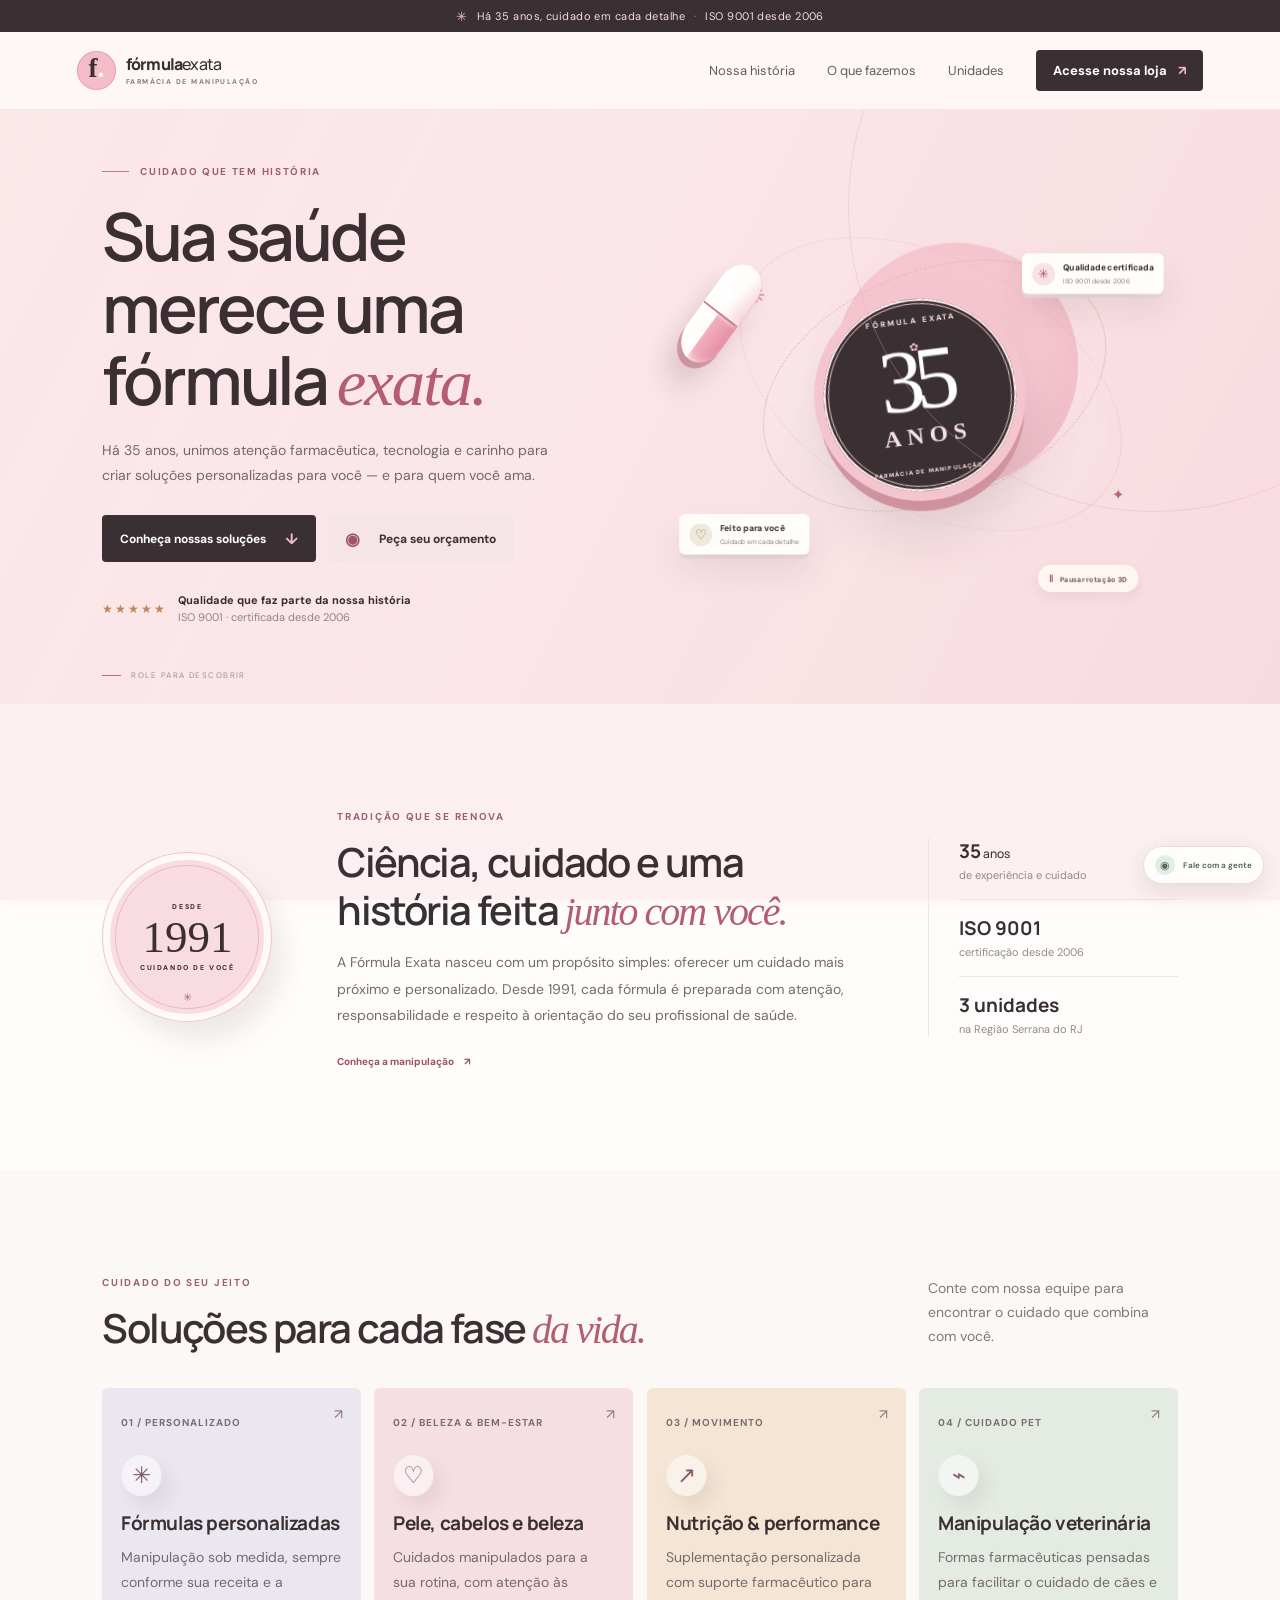
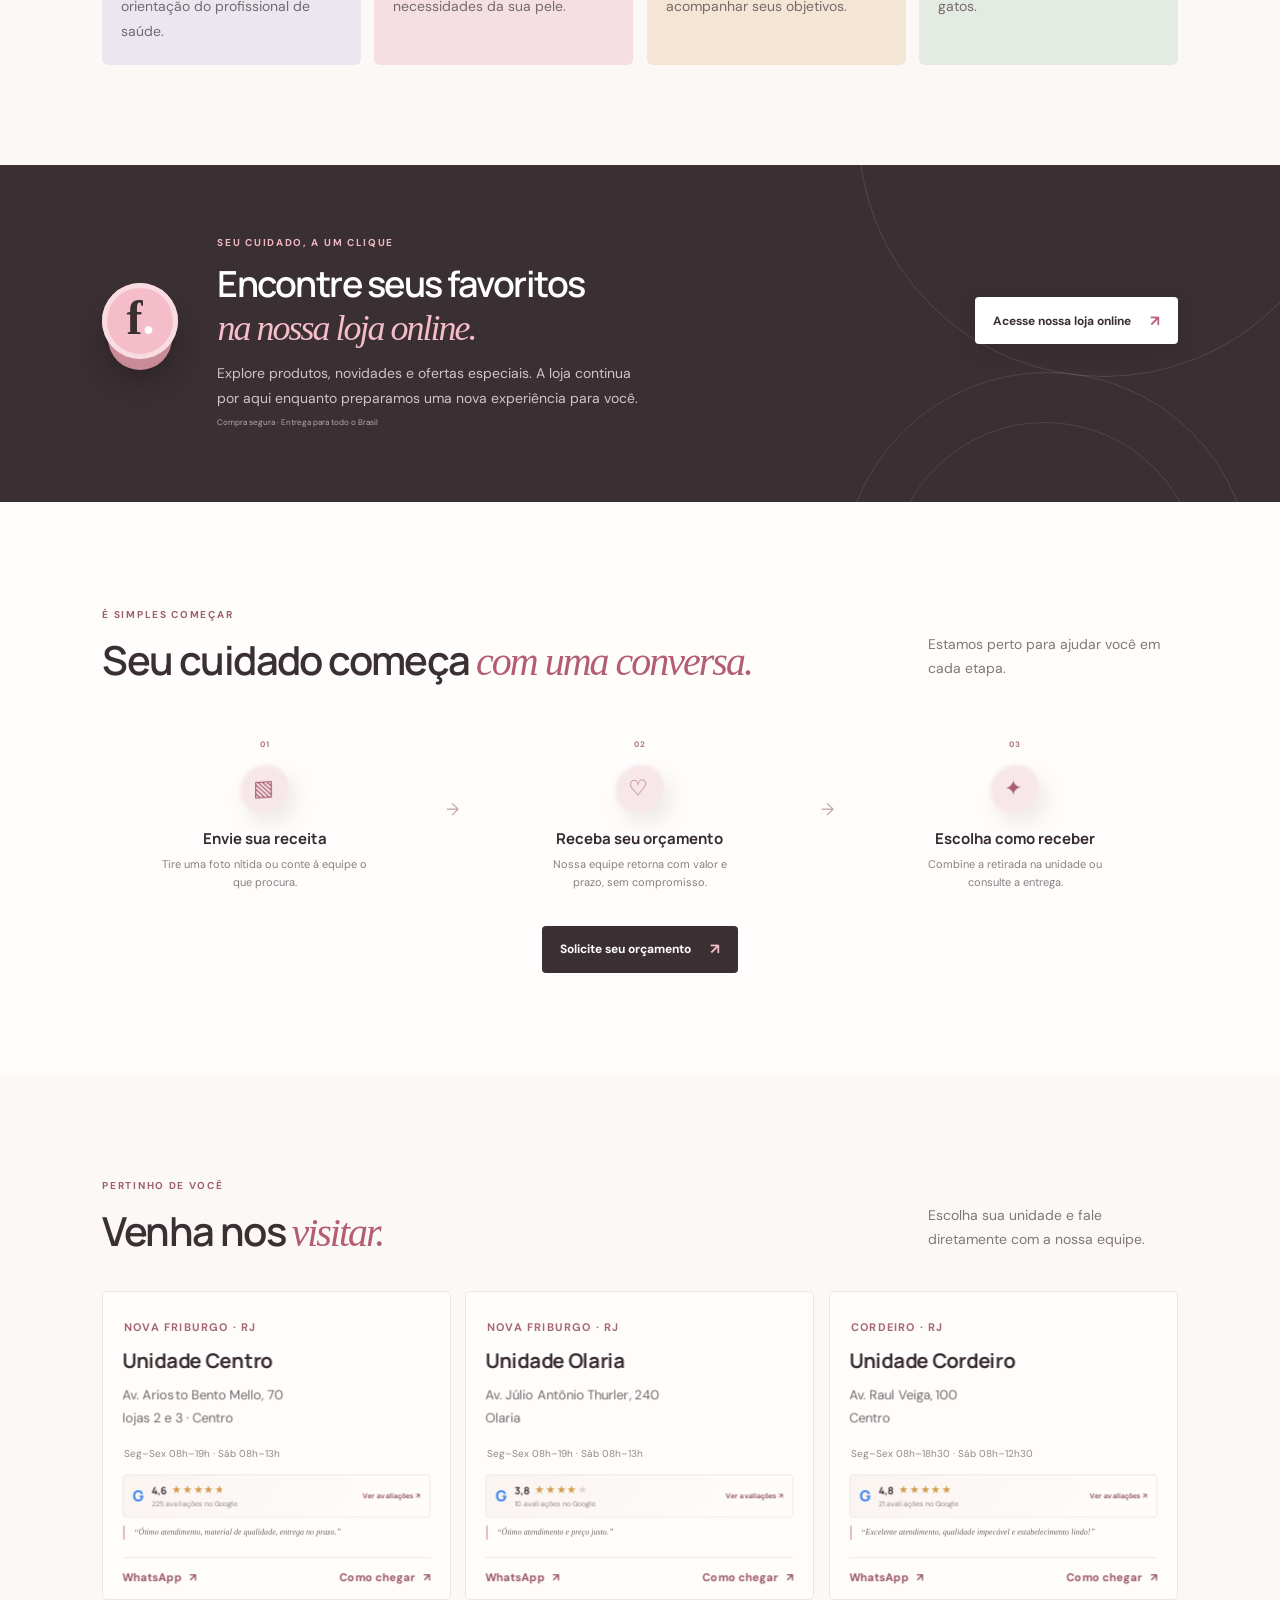
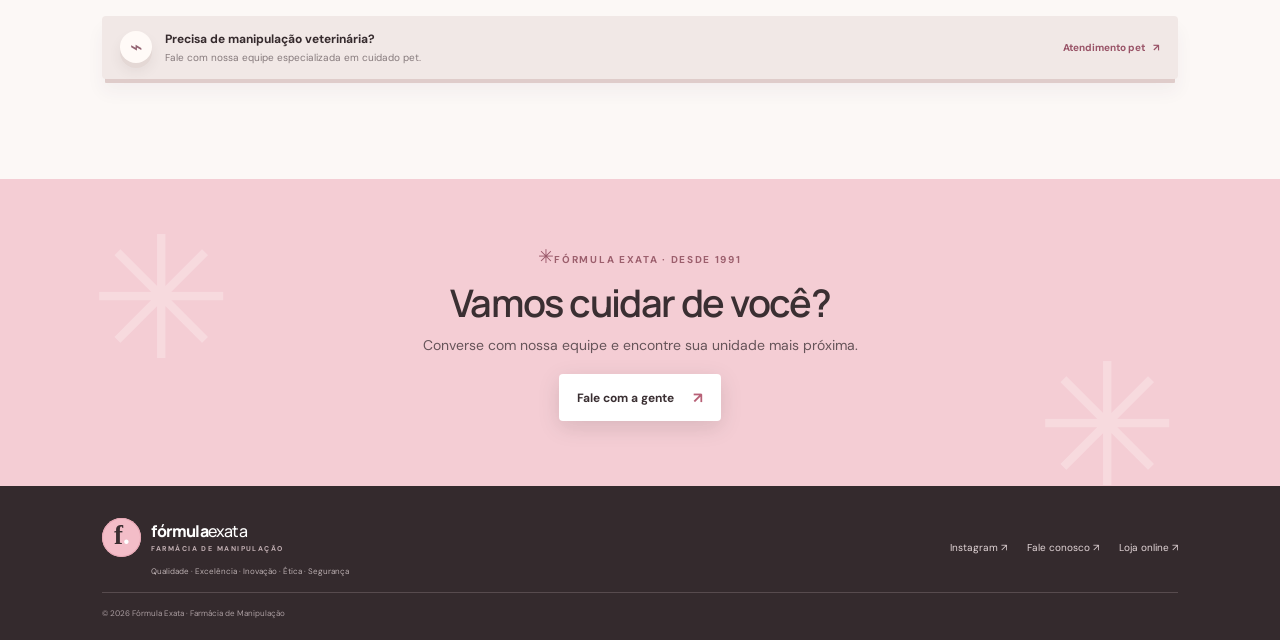
<file: index.html>
<!doctype html>
<html lang="pt-BR">
<head>
  <meta charset="utf-8">
  <meta name="viewport" content="width=device-width, initial-scale=1">
  <meta name="theme-color" content="#3a2f32">
  <meta name="description" content="Há 35 anos cuidando de você com fórmulas personalizadas, qualidade certificada e atenção farmacêutica. Encontre sua unidade Fórmula Exata.">
  <title>Fórmula Exata | Cuidado feito para você</title>
  <link rel="preconnect" href="https://fonts.googleapis.com">
  <link rel="preconnect" href="https://fonts.gstatic.com" crossorigin>
  <link href="https://fonts.googleapis.com/css2?family=DM+Sans:wght@400;500;600;700&family=Manrope:wght@400;500;600;700;800&display=swap" rel="stylesheet">
  <link rel="stylesheet" href="styles.css">
  <link rel="stylesheet" href="effects-3d.css">
  <script src="background-video.js" defer></script>
  <script src="script.js" defer></script>
</head>
<body>
  <div class="site-video-backdrop" aria-hidden="true">
    <video autoplay muted loop playsinline preload="auto" tabindex="-1">
      <source src="assets/formula-exata-background.mp4" type="video/mp4">
    </video>
  </div>
  <div class="site-video-wash" aria-hidden="true"></div>
  <div class="announcement"><span class="sparkle">✳</span> Há 35 anos, cuidado em cada detalhe <span class="announcement-dot">·</span> ISO 9001 desde 2006</div>
  <header class="site-header" id="topo">
    <a class="brand" href="#topo" aria-label="Fórmula Exata, início">
      <span class="brand-symbol" aria-hidden="true"><span>f<span class="brand-dot">.</span></span></span>
      <span class="brand-name">fórmula<span>exata</span><small>FARMÁCIA DE MANIPULAÇÃO</small></span>
    </a>
    <button class="menu-toggle" aria-label="Abrir menu" aria-expanded="false" aria-controls="main-nav"><span></span><span></span></button>
    <nav class="main-nav" id="main-nav" aria-label="Navegação principal">
      <a href="#sobre">Nossa história</a><a href="#solucoes">O que fazemos</a><a href="#unidades">Unidades</a>
      <a class="nav-store" data-store-link href="https://www.formulaexata.com.br/" target="_blank" rel="noopener">Acesse nossa loja <span>↗</span></a>
    </nav>
  </header>

  <main>
    <section class="hero" aria-labelledby="hero-title">
      <div class="hero-copy">
        <div class="hero-kicker"><span class="kicker-line"></span> CUIDADO QUE TEM HISTÓRIA</div>
        <h1 id="hero-title">Sua saúde merece uma fórmula <em>exata.</em></h1>
        <p class="hero-description">Há 35 anos, unimos atenção farmacêutica, tecnologia e carinho para criar soluções personalizadas para você — e para quem você ama.</p>
        <div class="hero-actions">
          <a class="button button-dark" href="#solucoes">Conheça nossas soluções <span>↓</span></a>
          <a class="button button-soft" href="orcamento.html"><span class="wa-icon">◉</span> Peça seu orçamento</a>
        </div>
        <div class="hero-proof"><div class="proof-stars" aria-label="4,2 de 5 estrelas">★★★★★</div><span><strong>Qualidade que faz parte da nossa história</strong><small>ISO 9001 · certificada desde 2006</small></span></div>
      </div>
      <div class="hero-art" aria-label="35 anos de história da Fórmula Exata">
        <div class="art-sun"></div><div class="orbit orbit-one"></div><div class="orbit orbit-two"></div>
        <div class="pill-3d" aria-hidden="true"><span class="pill-seam"></span><span class="pill-glint"></span></div>
        <div class="age-seal" data-tilt><span class="seal-top">FÓRMULA EXATA</span><span class="seal-flower">✿</span><strong>35</strong><b>ANOS</b><span class="seal-bottom">FARMÁCIA DE MANIPULAÇÃO</span></div>
        <button class="scene-control" type="button" aria-pressed="false"><span>Ⅱ</span> Pausar rotação 3D</button>
        <div class="floating-note note-quality"><span class="note-icon">✳</span><span><strong>Qualidade certificada</strong><small>ISO 9001 desde 2006</small></span></div>
        <div class="floating-note note-care"><span class="care-heart">♡</span><span><strong>Feito para você</strong><small>Cuidado em cada detalhe</small></span></div>
        <span class="art-spark spark-a">✳</span><span class="art-spark spark-b">✦</span>
      </div>
      <a class="scroll-cue" href="#sobre"><span></span> ROLE PARA DESCOBRIR</a>
    </section>

    <section class="story section-pad" id="sobre">
      <div class="story-seal"><span class="story-seal-caption">DESDE</span><strong>1991</strong><span class="story-seal-caption">CUIDANDO DE VOCÊ</span><i>✳</i></div>
      <div class="story-copy"><span class="eyebrow">TRADIÇÃO QUE SE RENOVA</span><h2>Ciência, cuidado e uma história feita <em>junto com você.</em></h2><p>A Fórmula Exata nasceu com um propósito simples: oferecer um cuidado mais próximo e personalizado. Desde 1991, cada fórmula é preparada com atenção, responsabilidade e respeito à orientação do seu profissional de saúde.</p><a class="text-link" href="solucoes.html?area=personalizadas">Conheça a manipulação <span>↗</span></a></div>
      <div class="story-facts"><div><strong>35<span> anos</span></strong><small>de experiência e cuidado</small></div><div><strong>ISO 9001</strong><small>certificação desde 2006</small></div><div><strong>3 unidades</strong><small>na Região Serrana do RJ</small></div></div>
    </section>

    <section class="solutions section-pad" id="solucoes">
      <div class="section-heading"><div><span class="eyebrow">CUIDADO DO SEU JEITO</span><h2>Soluções para cada fase <em>da vida.</em></h2></div><p>Conte com nossa equipe para encontrar o cuidado que combina com você.</p></div>
      <div class="solution-grid">
        <a class="solution-card card-lilac" data-tilt href="solucoes.html?area=personalizadas"><span class="card-number">01 / PERSONALIZADO</span><span class="solution-icon">✳</span><h3>Fórmulas personalizadas</h3><p>Manipulação sob medida, sempre conforme sua receita e a orientação do profissional de saúde.</p><span class="card-arrow">↗</span></a>
        <a class="solution-card card-rose" data-tilt href="solucoes.html?area=beleza"><span class="card-number">02 / BELEZA & BEM-ESTAR</span><span class="solution-icon">♡</span><h3>Pele, cabelos e beleza</h3><p>Cuidados manipulados para a sua rotina, com atenção às necessidades da sua pele.</p><span class="card-arrow">↗</span></a>
        <a class="solution-card card-peach" data-tilt href="solucoes.html?area=nutricao"><span class="card-number">03 / MOVIMENTO</span><span class="solution-icon">↗</span><h3>Nutrição & performance</h3><p>Suplementação personalizada com suporte farmacêutico para acompanhar seus objetivos.</p><span class="card-arrow">↗</span></a>
        <a class="solution-card card-green" data-tilt href="solucoes.html?area=veterinaria"><span class="card-number">04 / CUIDADO PET</span><span class="solution-icon">⌁</span><h3>Manipulação veterinária</h3><p>Formas farmacêuticas pensadas para facilitar o cuidado de cães e gatos.</p><span class="card-arrow">↗</span></a>
      </div>
    </section>

    <section class="store-band" aria-labelledby="store-title">
      <div class="store-orb store-orb-one"></div><div class="store-orb store-orb-two"></div>
      <div class="store-icon" aria-hidden="true"><span>f<span>.</span></span></div>
      <div class="store-copy"><span class="eyebrow eyebrow-light">SEU CUIDADO, A UM CLIQUE</span><h2 id="store-title">Encontre seus favoritos<br><em>na nossa loja online.</em></h2><p>Explore produtos, novidades e ofertas especiais. A loja continua por aqui enquanto preparamos uma nova experiência para você.</p></div>
      <a class="button button-white" data-store-link href="https://www.formulaexata.com.br/" target="_blank" rel="noopener">Acesse nossa loja online <span>↗</span></a>
      <span class="store-footnote">Compra segura · Entrega para todo o Brasil</span>
    </section>

    <section class="how section-pad">
      <div class="section-heading"><div><span class="eyebrow">É SIMPLES COMEÇAR</span><h2>Seu cuidado começa <em>com uma conversa.</em></h2></div><p>Estamos perto para ajudar você em cada etapa.</p></div>
      <div class="steps"><article class="step"><span>01</span><div class="step-icon">▧</div><h3>Envie sua receita</h3><p>Tire uma foto nítida ou conte à equipe o que procura.</p></article><i>→</i><article class="step"><span>02</span><div class="step-icon">♡</div><h3>Receba seu orçamento</h3><p>Nossa equipe retorna com valor e prazo, sem compromisso.</p></article><i>→</i><article class="step"><span>03</span><div class="step-icon">✦</div><h3>Escolha como receber</h3><p>Combine a retirada na unidade ou consulte a entrega.</p></article></div>
      <a class="button button-dark" href="orcamento.html">Solicite seu orçamento <span>↗</span></a>
    </section>

    <section class="locations section-pad" id="unidades">
      <div class="section-heading"><div><span class="eyebrow">PERTINHO DE VOCÊ</span><h2>Venha nos <em>visitar.</em></h2></div><p>Escolha sua unidade e fale diretamente com a nossa equipe.</p></div>
      <div class="location-grid">
        <article class="location-card" data-tilt><span class="location-tag">NOVA FRIBURGO · RJ</span><h3>Unidade Centro</h3><p>Av. Ariosto Bento Mello, 70<br>lojas 2 e 3 · Centro</p><small>Seg–Sex 08h–19h · Sáb 08h–13h</small><div class="google-rating" aria-label="Nota 4,6 de 5 no Google, 225 avaliações"><span class="google-mark">G</span><span class="rating-copy"><strong>4,6 <span class="google-stars" style="--rating:92%" aria-hidden="true">★★★★★</span></strong><small>225 avaliações no Google</small></span><a href="https://maps.app.goo.gl/zG7xDmP8zkJhUBKs8" target="_blank" rel="noopener">Ver avaliações ↗</a></div><blockquote class="google-quote">“Ótimo atendimento, material de qualidade, entrega no prazo.”</blockquote><div class="location-actions"><a href="https://api.whatsapp.com/send?phone=5522997281920" target="_blank" rel="noopener">WhatsApp <span>↗</span></a><a href="https://maps.app.goo.gl/zG7xDmP8zkJhUBKs8" target="_blank" rel="noopener">Como chegar <span>↗</span></a></div></article>
        <article class="location-card" data-tilt><span class="location-tag">NOVA FRIBURGO · RJ</span><h3>Unidade Olaria</h3><p>Av. Júlio Antônio Thurler, 240<br>Olaria</p><small>Seg–Sex 08h–19h · Sáb 08h–13h</small><div class="google-rating" aria-label="Nota 3,8 de 5 no Google, 10 avaliações"><span class="google-mark">G</span><span class="rating-copy"><strong>3,8 <span class="google-stars" style="--rating:76%" aria-hidden="true">★★★★★</span></strong><small>10 avaliações no Google</small></span><a href="https://maps.app.goo.gl/h7TeJ9DscBeEE4Ks8" target="_blank" rel="noopener">Ver avaliações ↗</a></div><blockquote class="google-quote">“Ótimo atendimento e preço justo.”</blockquote><div class="location-actions"><a href="https://api.whatsapp.com/send?phone=552234120036" target="_blank" rel="noopener">WhatsApp <span>↗</span></a><a href="https://maps.app.goo.gl/h7TeJ9DscBeEE4Ks8" target="_blank" rel="noopener">Como chegar <span>↗</span></a></div></article>
        <article class="location-card" data-tilt><span class="location-tag">CORDEIRO · RJ</span><h3>Unidade Cordeiro</h3><p>Av. Raul Veiga, 100<br>Centro</p><small>Seg–Sex 08h–18h30 · Sáb 08h–12h30</small><div class="google-rating" aria-label="Nota 4,8 de 5 no Google, 21 avaliações"><span class="google-mark">G</span><span class="rating-copy"><strong>4,8 <span class="google-stars" style="--rating:96%" aria-hidden="true">★★★★★</span></strong><small>21 avaliações no Google</small></span><a href="https://maps.app.goo.gl/7DacZSWbR8bm2wir6" target="_blank" rel="noopener">Ver avaliações ↗</a></div><blockquote class="google-quote">“Excelente atendimento, qualidade impecável e estabelecimento lindo!”</blockquote><div class="location-actions"><a href="https://api.whatsapp.com/send?phone=5522997758395" target="_blank" rel="noopener">WhatsApp <span>↗</span></a><a href="https://maps.app.goo.gl/7DacZSWbR8bm2wir6" target="_blank" rel="noopener">Como chegar <span>↗</span></a></div></article>
      </div>
      <div class="pet-contact"><span class="pet-paw">⌁</span><span><strong>Precisa de manipulação veterinária?</strong><small>Fale com nossa equipe especializada em cuidado pet.</small></span><a href="https://api.whatsapp.com/send?phone=5522997673081" target="_blank" rel="noopener">Atendimento pet <span>↗</span></a></div>
    </section>

    <section class="closing-cta"><span class="closing-flower">✳</span><span class="eyebrow">FÓRMULA EXATA · DESDE 1991</span><h2>Vamos cuidar de você?</h2><p>Converse com nossa equipe e encontre sua unidade mais próxima.</p><a class="button button-white" href="contato.html">Fale com a gente <span>↗</span></a></section>
  </main>

  <footer class="site-footer"><a class="brand footer-brand" href="#topo"><span class="brand-symbol"><span>f<span class="brand-dot">.</span></span></span><span class="brand-name">fórmula<span>exata</span><small>FARMÁCIA DE MANIPULAÇÃO</small></span></a><p>Qualidade · Excelência · Inovação · Ética · Segurança</p><div class="footer-links"><a href="https://www.instagram.com/formulaexataoficial/" target="_blank" rel="noopener">Instagram ↗</a><a href="contato.html">Fale conosco ↗</a><a data-store-link href="https://www.formulaexata.com.br/" target="_blank" rel="noopener">Loja online ↗</a></div><small>© <span id="year"></span> Fórmula Exata · Farmácia de Manipulação</small></footer>
  <a class="floating-whatsapp" href="contato.html" aria-label="Fale com a Fórmula Exata pelo WhatsApp"><span>◉</span><b>Fale com a gente</b></a>
</body>
</html>
</file>
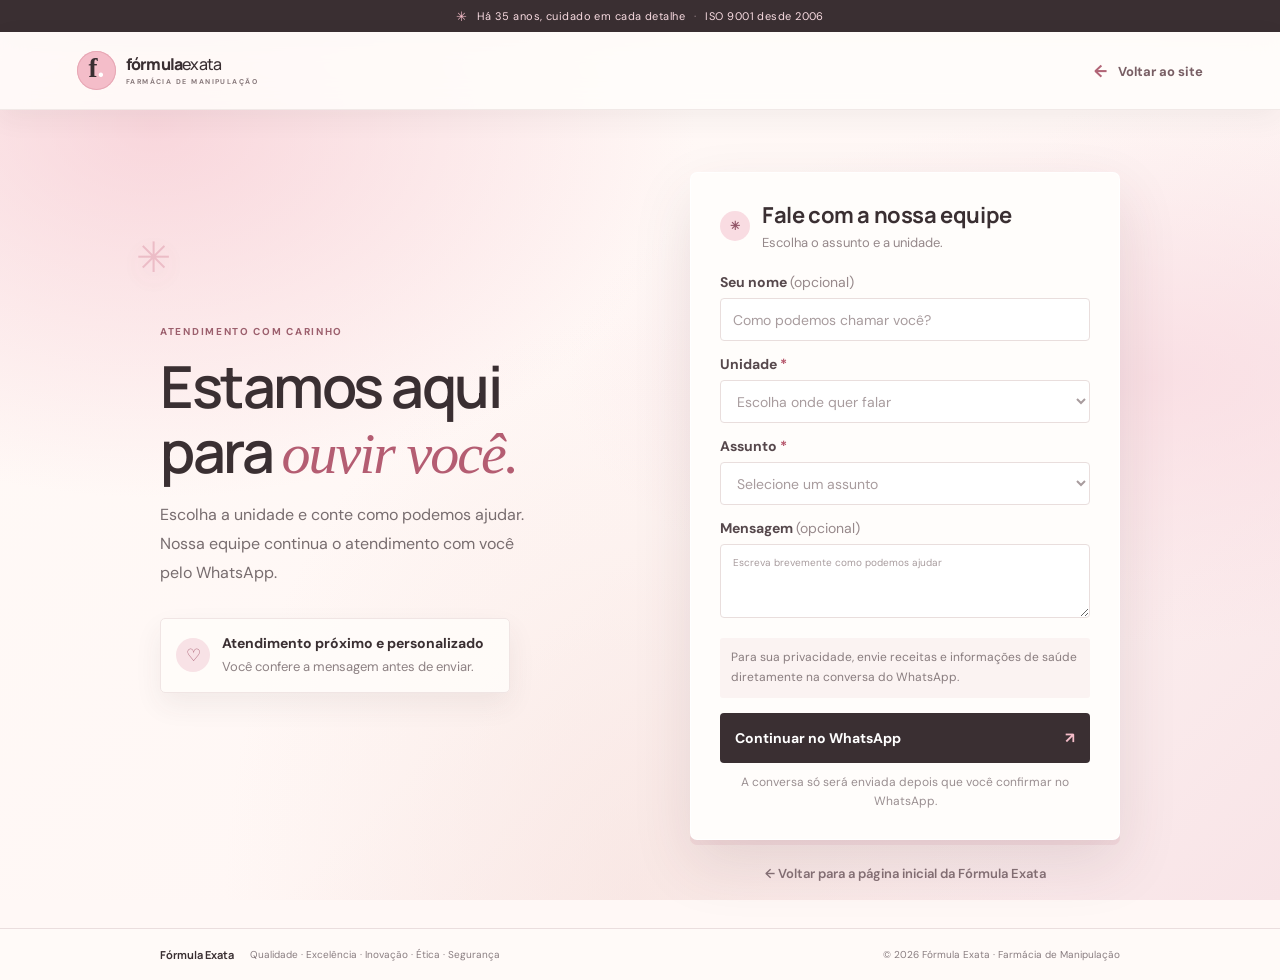
<file: contato.html>
<!doctype html>
<html lang="pt-BR">
<head>
  <meta charset="utf-8">
  <meta name="viewport" content="width=device-width, initial-scale=1">
  <meta name="theme-color" content="#3a2f32">
  <meta name="description" content="Fale com a equipe da Fórmula Exata. Selecione uma unidade e continue o atendimento pelo WhatsApp.">
  <title>Fale com a gente | Fórmula Exata</title>
  <link rel="preconnect" href="https://fonts.googleapis.com">
  <link rel="preconnect" href="https://fonts.gstatic.com" crossorigin>
  <link href="https://fonts.googleapis.com/css2?family=DM+Sans:wght@400;500;600;700&family=Manrope:wght@400;500;600;700;800&display=swap" rel="stylesheet">
  <link rel="stylesheet" href="styles.css">
  <link rel="stylesheet" href="effects-3d.css">
  <script src="contato.js" defer></script>
</head>
<body class="quote-body">
  <div class="announcement"><span class="sparkle">✳</span> Há 35 anos, cuidado em cada detalhe <span class="announcement-dot">·</span> ISO 9001 desde 2006</div>
  <header class="site-header quote-header">
    <a class="brand" href="index.html" aria-label="Fórmula Exata, página inicial">
      <span class="brand-symbol" aria-hidden="true"><span>f<span class="brand-dot">.</span></span></span>
      <span class="brand-name">fórmula<span>exata</span><small>FARMÁCIA DE MANIPULAÇÃO</small></span>
    </a>
    <a class="quote-back" href="index.html"><span>←</span> Voltar ao site</a>
  </header>
  <main class="quote-main contact-main">
    <div class="quote-intro">
      <span class="eyebrow">ATENDIMENTO COM CARINHO</span>
      <h1>Estamos aqui para <em>ouvir você.</em></h1>
      <p>Escolha a unidade e conte como podemos ajudar. Nossa equipe continua o atendimento com você pelo WhatsApp.</p>
      <div class="quote-assurance"><span>♡</span><div><strong>Atendimento próximo e personalizado</strong><small>Você confere a mensagem antes de enviar.</small></div></div>
    </div>
    <section class="quote-card contact-card" aria-labelledby="contact-form-title">
      <div class="quote-card-head"><span class="quote-step">✳</span><div><h2 id="contact-form-title">Fale com a nossa equipe</h2><p>Escolha o assunto e a unidade.</p></div></div>
      <form id="contact-form">
        <label for="contact-name">Seu nome <span>(opcional)</span></label>
        <input id="contact-name" name="name" autocomplete="name" maxlength="80" placeholder="Como podemos chamar você?">
        <label for="contact-unit">Unidade <span class="required">*</span></label>
        <select id="contact-unit" name="unit" required>
          <option value="" disabled selected>Escolha onde quer falar</option>
          <option value="centro">Centro · Nova Friburgo</option>
          <option value="olaria">Olaria · Nova Friburgo</option>
          <option value="cordeiro">Cordeiro</option>
          <option value="veterinaria">Manipulação veterinária</option>
        </select>
        <label for="contact-subject">Assunto <span class="required">*</span></label>
        <select id="contact-subject" name="subject" required>
          <option value="" disabled selected>Selecione um assunto</option>
          <option>Dúvida sobre um pedido</option>
          <option>Manipulação farmacêutica</option>
          <option>Loja online</option>
          <option>Entrega ou retirada</option>
          <option>Manipulação veterinária</option>
          <option>Outro assunto</option>
        </select>
        <label for="contact-message">Mensagem <span>(opcional)</span></label>
        <textarea id="contact-message" name="message" rows="3" maxlength="500" placeholder="Escreva brevemente como podemos ajudar"></textarea>
        <p class="quote-privacy">Para sua privacidade, envie receitas e informações de saúde diretamente na conversa do WhatsApp.</p>
        <button class="button button-dark quote-submit" type="submit">Continuar no WhatsApp <span>↗</span></button>
        <p class="quote-terms">A conversa só será enviada depois que você confirmar no WhatsApp.</p>
      </form>
    </section>
    <a class="quote-home-link" href="index.html">← Voltar para a página inicial da Fórmula Exata</a>
  </main>
  <footer class="quote-footer"><a href="index.html">Fórmula Exata</a><span>Qualidade · Excelência · Inovação · Ética · Segurança</span><small>© <span id="year"></span> Fórmula Exata · Farmácia de Manipulação</small></footer>
</body>
</html>
</file>
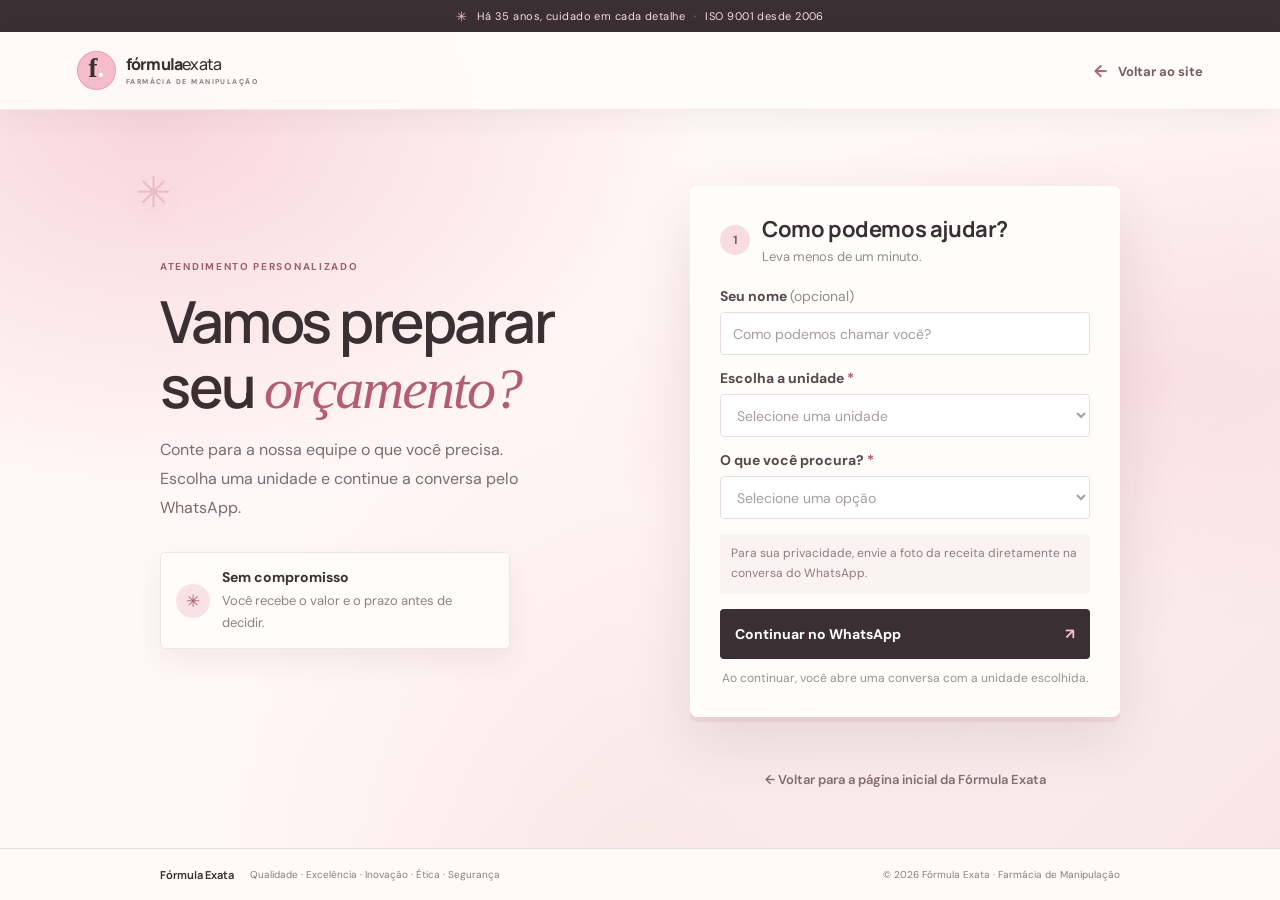
<file: orcamento.html>
<!doctype html>
<html lang="pt-BR">
<head>
  <meta charset="utf-8">
  <meta name="viewport" content="width=device-width, initial-scale=1">
  <meta name="theme-color" content="#3a2f32">
  <meta name="description" content="Solicite seu orçamento à equipe da Fórmula Exata. Escolha a unidade e continue o atendimento pelo WhatsApp.">
  <title>Solicite seu orçamento | Fórmula Exata</title>
  <link rel="preconnect" href="https://fonts.googleapis.com">
  <link rel="preconnect" href="https://fonts.gstatic.com" crossorigin>
  <link href="https://fonts.googleapis.com/css2?family=DM+Sans:wght@400;500;600;700&family=Manrope:wght@400;500;600;700;800&display=swap" rel="stylesheet">
  <link rel="stylesheet" href="styles.css">
  <link rel="stylesheet" href="effects-3d.css">
  <script src="orcamento.js" defer></script>
</head>
<body class="quote-body">
  <div class="announcement"><span class="sparkle">✳</span> Há 35 anos, cuidado em cada detalhe <span class="announcement-dot">·</span> ISO 9001 desde 2006</div>
  <header class="site-header quote-header">
    <a class="brand" href="index.html" aria-label="Fórmula Exata, página inicial">
      <span class="brand-symbol" aria-hidden="true"><span>f<span class="brand-dot">.</span></span></span>
      <span class="brand-name">fórmula<span>exata</span><small>FARMÁCIA DE MANIPULAÇÃO</small></span>
    </a>
    <a class="quote-back" href="index.html"><span>←</span> Voltar ao site</a>
  </header>
  <main class="quote-main">
    <div class="quote-intro">
      <span class="eyebrow">ATENDIMENTO PERSONALIZADO</span>
      <h1>Vamos preparar seu <em>orçamento?</em></h1>
      <p>Conte para a nossa equipe o que você precisa. Escolha uma unidade e continue a conversa pelo WhatsApp.</p>
      <div class="quote-assurance"><span>✳</span><div><strong>Sem compromisso</strong><small>Você recebe o valor e o prazo antes de decidir.</small></div></div>
    </div>
    <section class="quote-card" aria-labelledby="quote-form-title">
      <div class="quote-card-head"><span class="quote-step">1</span><div><h2 id="quote-form-title">Como podemos ajudar?</h2><p>Leva menos de um minuto.</p></div></div>
      <form id="quote-form">
        <label for="quote-name">Seu nome <span>(opcional)</span></label>
        <input id="quote-name" name="name" autocomplete="name" maxlength="80" placeholder="Como podemos chamar você?">
        <label for="quote-unit">Escolha a unidade <span class="required">*</span></label>
        <select id="quote-unit" name="unit" required>
          <option value="" disabled selected>Selecione uma unidade</option>
          <option value="centro">Centro · Nova Friburgo</option>
          <option value="olaria">Olaria · Nova Friburgo</option>
          <option value="cordeiro">Cordeiro</option>
          <option value="veterinaria">Manipulação veterinária</option>
        </select>
        <label for="quote-type">O que você procura? <span class="required">*</span></label>
        <select id="quote-type" name="type" required>
          <option value="" disabled selected>Selecione uma opção</option>
          <option value="Orçamento de uma receita">Orçamento de uma receita</option>
          <option value="Fórmula personalizada">Fórmula personalizada</option>
          <option value="Dermatologia e cosméticos">Dermatologia e cosméticos</option>
          <option value="Nutrição e suplementos">Nutrição e suplementos</option>
          <option value="Manipulação veterinária">Manipulação veterinária</option>
          <option value="Outro assunto">Outro assunto</option>
        </select>
        <p class="quote-privacy">Para sua privacidade, envie a foto da receita diretamente na conversa do WhatsApp.</p>
        <button class="button button-dark quote-submit" type="submit">Continuar no WhatsApp <span>↗</span></button>
        <p class="quote-terms">Ao continuar, você abre uma conversa com a unidade escolhida.</p>
      </form>
    </section>
    <a class="quote-home-link" href="index.html">← Voltar para a página inicial da Fórmula Exata</a>
  </main>
  <footer class="quote-footer"><a href="index.html">Fórmula Exata</a><span>Qualidade · Excelência · Inovação · Ética · Segurança</span><small>© <span id="year"></span> Fórmula Exata · Farmácia de Manipulação</small></footer>
</body>
</html>
</file>
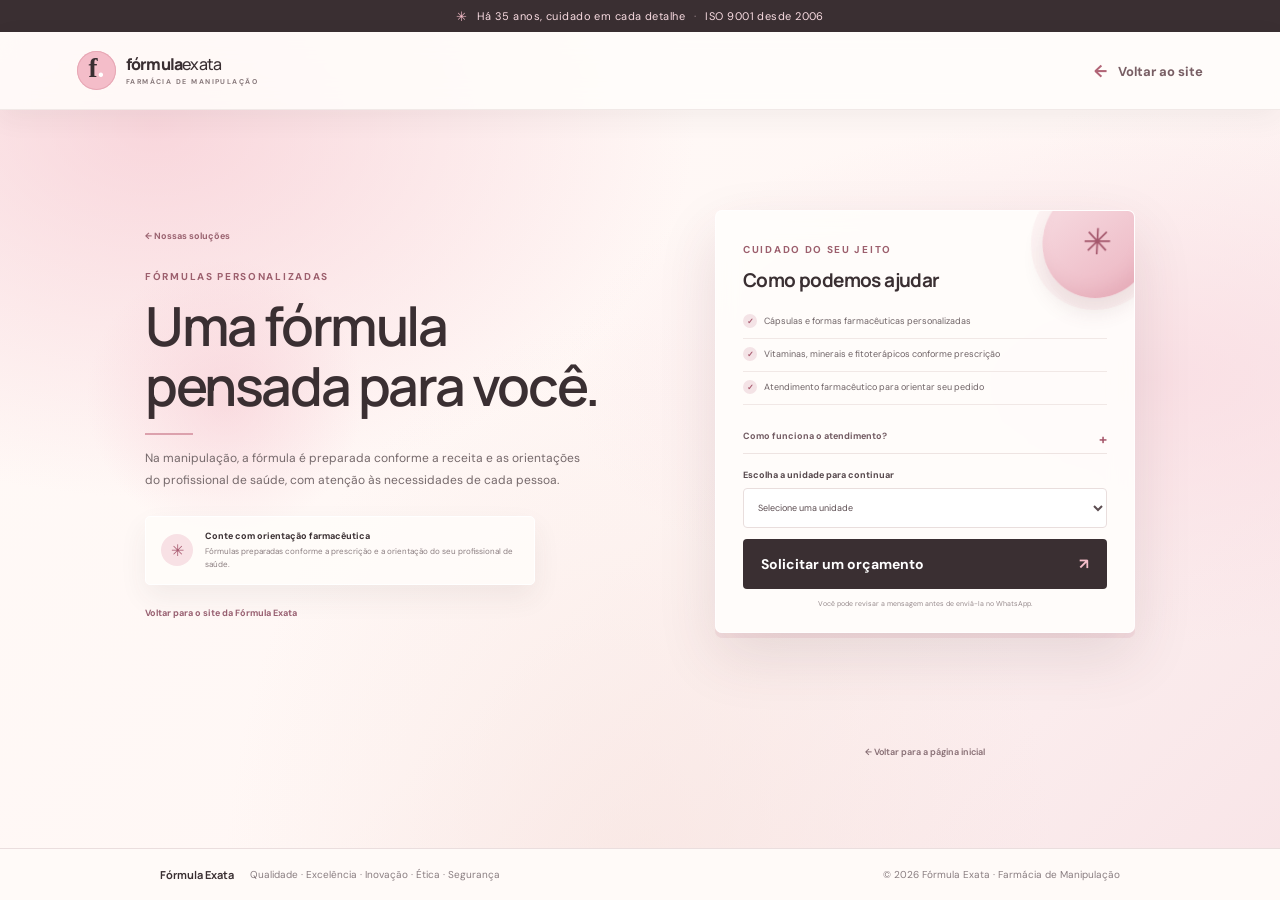
<file: solucoes.html>
<!doctype html>
<html lang="pt-BR">
<head>
  <meta charset="utf-8">
  <meta name="viewport" content="width=device-width, initial-scale=1">
  <meta name="theme-color" content="#3a2f32">
  <meta name="description" content="Conheça as áreas de cuidado personalizado da Fórmula Exata e fale com nossa equipe farmacêutica.">
  <title>Nossas soluções | Fórmula Exata</title>
  <link rel="preconnect" href="https://fonts.googleapis.com">
  <link rel="preconnect" href="https://fonts.gstatic.com" crossorigin>
  <link href="https://fonts.googleapis.com/css2?family=DM+Sans:wght@400;500;600;700&family=Manrope:wght@400;500;600;700;800&display=swap" rel="stylesheet">
  <link rel="stylesheet" href="styles.css">
  <link rel="stylesheet" href="effects-3d.css">
  <script src="solucoes.js" defer></script>
</head>
<body class="quote-body">
  <div class="announcement"><span class="sparkle">✳</span> Há 35 anos, cuidado em cada detalhe <span class="announcement-dot">·</span> ISO 9001 desde 2006</div>
  <header class="site-header quote-header">
    <a class="brand" href="index.html" aria-label="Fórmula Exata, página inicial">
      <span class="brand-symbol" aria-hidden="true"><span>f<span class="brand-dot">.</span></span></span>
      <span class="brand-name">fórmula<span>exata</span><small>FARMÁCIA DE MANIPULAÇÃO</small></span>
    </a>
    <a class="quote-back" href="index.html"><span>←</span> Voltar ao site</a>
  </header>
  <main class="solution-detail-main">
    <section class="solution-detail-copy">
      <a class="solution-breadcrumb" href="index.html#solucoes">← Nossas soluções</a>
      <span class="eyebrow" id="service-eyebrow">CUIDADO PERSONALIZADO</span>
      <h1 id="service-title">Soluções feitas para você.</h1>
      <p class="solution-intro" id="service-description"></p>
      <div class="solution-trust"><span>✳</span><p><strong>Conte com orientação farmacêutica</strong><small>Fórmulas preparadas conforme a prescrição e a orientação do seu profissional de saúde.</small></p></div>
      <a class="solution-back-link" href="index.html">Voltar para o site da Fórmula Exata</a>
    </section>
    <section class="solution-detail-card" aria-labelledby="service-highlights-title">
      <div class="solution-detail-orb" aria-hidden="true"><span id="service-symbol">✳</span></div>
      <span class="eyebrow">CUIDADO DO SEU JEITO</span>
      <h2 id="service-highlights-title">Como podemos ajudar</h2>
      <ul id="service-highlights"></ul>
      <details class="solution-how"><summary>Como funciona o atendimento?</summary><p>Escolha a unidade, envie sua receita ou explique o que procura no WhatsApp. A equipe retorna com as informações para você decidir com tranquilidade.</p></details>
      <label for="service-unit">Escolha a unidade para continuar</label>
      <select id="service-unit">
        <option value="">Selecione uma unidade</option>
        <option value="centro">Centro · Nova Friburgo</option>
        <option value="olaria">Olaria · Nova Friburgo</option>
        <option value="cordeiro">Cordeiro</option>
        <option value="veterinaria">Manipulação veterinária</option>
      </select>
      <a class="button button-dark solution-quote-button" id="service-quote-link" href="orcamento.html">Solicitar um orçamento <span>↗</span></a>
      <small class="solution-privacy">Você pode revisar a mensagem antes de enviá-la no WhatsApp.</small>
    </section>
    <a class="solution-bottom-back" href="index.html">← Voltar para a página inicial</a>
  </main>
  <footer class="quote-footer"><a href="index.html">Fórmula Exata</a><span>Qualidade · Excelência · Inovação · Ética · Segurança</span><small>© <span id="year"></span> Fórmula Exata · Farmácia de Manipulação</small></footer>
</body>
</html>
</file>
<file: styles.css>
:root{--plum:#3a2f32;--plum2:#514145;--pink:#f4bdc9;--pink2:#f9dce2;--rose:#e997aa;--cream:#fffaf7;--paper:#fffdfb;--ink:#352a2d;--muted:#766a6c;--line:#eee4e2;--green:#486a58;--serif:Georgia,'Times New Roman',serif;--sans:'DM Sans',sans-serif;--display:Manrope,var(--sans)}
*{box-sizing:border-box}html{scroll-behavior:smooth;scroll-padding-top:88px}body{margin:0;background:var(--paper);color:var(--ink);font-family:var(--sans);-webkit-font-smoothing:antialiased}a{color:inherit;text-decoration:none}button{font:inherit}.announcement{height:32px;background:var(--plum);color:#f8dbe1;display:flex;align-items:center;justify-content:center;gap:9px;font-size:10px;letter-spacing:.04em}.sparkle{color:var(--pink);font-size:13px}.announcement-dot{opacity:.55}.site-header{height:78px;display:flex;align-items:center;justify-content:space-between;padding:0 max(calc((100vw - 1200px)/2),6vw);background:#fffdfb;position:sticky;top:0;z-index:20;border-bottom:1px solid #f1e9e7}.brand{display:flex;align-items:center;gap:10px}.brand-symbol{width:39px;height:39px;border-radius:50%;background:var(--pink);display:grid;place-items:center;color:var(--plum);font:700 27px var(--serif);box-shadow:inset 0 0 0 1px #e7a8b5}.brand-symbol>span{transform:translateY(-2px)}.brand-dot{color:#fff}.brand-name{font:800 16px var(--display);letter-spacing:-.8px;line-height:1;color:var(--plum)}.brand-name>span{font-weight:500}.brand-name small{display:block;font:700 7px var(--sans);letter-spacing:1.45px;margin-top:5px;color:#88797b}.main-nav{display:flex;align-items:center;gap:32px;font-size:12px;color:#665a5c}.main-nav>a:not(.nav-store):hover,.footer-links a:hover{color:#b6536d}.nav-store{background:var(--plum);color:#fff;padding:12px 17px;border-radius:4px;font-weight:700;transition:.2s}.nav-store:hover,.button-dark:hover{background:#57464b;transform:translateY(-2px)}.nav-store span{margin-left:8px;color:var(--pink)}.menu-toggle{display:none}
.hero{min-height:594px;position:relative;overflow:hidden;display:grid;grid-template-columns:1.04fr .96fr;align-items:center;padding:44px max(calc((100vw - 1110px)/2),8vw) 69px;background:linear-gradient(116deg,#fffaf7 0%,#fff8f6 47%,#f8e1e4 100%)}.hero:after{content:"";position:absolute;right:-180px;top:-210px;width:610px;height:610px;border-radius:50%;border:1px solid #e6aab5;opacity:.35}.hero-copy{position:relative;z-index:2;max-width:530px}.hero-kicker,.eyebrow{font-size:9px;letter-spacing:1.7px;font-weight:700;color:#9c5f6d}.hero-kicker{display:flex;align-items:center;gap:11px}.kicker-line{height:1px;width:27px;background:#bd7886}.hero h1{font:600 clamp(44px,5vw,65px)/1.08 var(--display);letter-spacing:-3.2px;max-width:540px;margin:22px 0 19px;color:var(--plum)}h1 em,h2 em{font-family:var(--serif);font-weight:400;color:#b45d72;letter-spacing:-2px}.hero-description{max-width:465px;color:#73686a;font-size:14px;line-height:1.8;margin:0}.hero-actions{display:flex;gap:11px;margin-top:27px;flex-wrap:wrap}.button{min-height:47px;display:inline-flex;align-items:center;justify-content:center;gap:19px;padding:0 18px;border-radius:4px;font-size:11px;font-weight:700;transition:transform .2s,background .2s,color .2s}.button-dark{background:var(--plum);color:#fff}.button-dark span{font-size:15px;color:var(--pink)}.button-soft{background:#f6e5e7;color:var(--plum)}.button-soft:hover{background:#f1d2d9}.wa-icon{font-size:17px;color:#9d5668}.hero-proof{display:flex;align-items:center;gap:11px;margin-top:31px}.proof-stars{color:#c38457;letter-spacing:2px;font-size:12px}.hero-proof strong,.hero-proof small{display:block}.hero-proof strong{font-size:9px}.hero-proof small{font-size:9px;color:#928486;margin-top:3px}.hero-art{height:460px;position:relative;display:grid;place-items:center}.art-sun{position:absolute;width:340px;height:340px;background:var(--pink);border-radius:50%;right:13%;top:10%;opacity:.75}.orbit{position:absolute;width:420px;height:420px;border:1px solid #d994a2;border-radius:50%;right:6%;top:2%;transform:rotate(-22deg) scaleY(.64)}.orbit-two{width:490px;height:490px;right:0;top:-6%;transform:rotate(28deg) scaleY(.61);opacity:.5}.age-seal{position:relative;z-index:1;width:270px;height:270px;border:13px solid #f4c5ce;box-shadow:0 22px 50px #553f431a, inset 0 0 0 2px #fff4f3;background:var(--plum);color:#f8e2e4;border-radius:50%;display:flex;align-items:center;justify-content:center;flex-direction:column;transform:rotate(-7deg)}.age-seal:before{content:"";position:absolute;inset:6px;border:1px solid #f0c5cd;border-radius:50%}.age-seal strong{font:400 112px/.82 var(--serif);letter-spacing:-10px;color:#fff;margin-left:-8px}.age-seal b{font:600 29px/.9 var(--serif);letter-spacing:7px;margin:12px 0 0 7px}.seal-top,.seal-bottom{position:absolute;z-index:2;font-size:10px;font-weight:800;letter-spacing:2px}.seal-top{top:22px}.seal-bottom{bottom:22px;font-size:7px;letter-spacing:1.3px}.seal-flower{position:absolute;top:54px;font-size:13px;color:var(--pink)}.floating-note{position:absolute;z-index:3;display:flex;align-items:center;gap:10px;background:#fffdfa;box-shadow:0 9px 30px #44343914;padding:12px 14px;border-radius:6px}.floating-note strong,.floating-note small{display:block}.floating-note strong{font-size:10px}.floating-note small{font-size:8px;color:#8c7f81;margin-top:4px}.note-quality{right:0;top:80px}.note-care{left:3px;bottom:61px}.note-icon{width:28px;height:28px;border-radius:50%;display:grid;place-items:center;background:#f8e2e5;color:#b15b70;font-size:16px}.care-heart{width:28px;height:28px;border-radius:50%;display:grid;place-items:center;background:#eee9dc;color:#887a54;font-size:19px}.art-spark{position:absolute;color:#b36577}.spark-a{font-size:24px;left:12%;top:22%}.spark-b{font-size:17px;right:5%;bottom:23%}.scroll-cue{position:absolute;left:max(calc((100vw - 1110px)/2),8vw);bottom:24px;font-size:8px;letter-spacing:1.45px;color:#a08e90;display:flex;align-items:center;gap:10px}.scroll-cue span{width:19px;height:1px;background:#b76f7f}
.section-pad{padding:100px max(calc((100vw - 1110px)/2),8vw)}.story{display:grid;grid-template-columns:190px 1fr 250px;align-items:center;gap:45px;background:#fffdfb}.story-seal{width:170px;height:170px;border-radius:50%;background:var(--pink2);display:flex;align-items:center;justify-content:center;flex-direction:column;position:relative;color:var(--plum);box-shadow:inset 0 0 0 1px #efc4cc,inset 0 0 0 8px #fffaf7}.story-seal:after{content:"";position:absolute;inset:13px;border:1px solid #eab8c2;border-radius:50%}.story-seal strong{font:400 45px var(--serif);z-index:1}.story-seal-caption{z-index:1;font-size:7px;font-weight:800;letter-spacing:1.6px}.story-seal i{position:absolute;bottom:18px;font-size:11px;font-style:normal;z-index:1;color:#b16476}.story-copy{max-width:580px}.story-copy h2,.section-heading h2,.closing-cta h2{font:600 36px/1.2 var(--display);letter-spacing:-1.6px;color:var(--plum);margin:13px 0}.story-copy p{font-size:12px;line-height:1.9;color:#766b6c;margin:0 0 20px}.text-link{font-size:10px;color:#9b5064;font-weight:700}.text-link span{margin-left:8px}.story-facts{border-left:1px solid var(--line);padding-left:30px;display:grid;gap:17px}.story-facts>div+div{padding-top:15px;border-top:1px solid var(--line)}.story-facts strong{display:block;color:var(--plum);font:700 19px var(--display)}.story-facts strong span{font-size:12px;font-weight:500}.story-facts small{display:block;color:#94888a;font-size:9px;margin-top:4px}
.solutions{background:#fbf5f2}.section-heading{display:flex;align-items:flex-end;justify-content:space-between;gap:30px;margin-bottom:34px}.section-heading h2{margin-bottom:0}.section-heading>p{font-size:11px;line-height:1.7;color:#827779;max-width:250px;margin:0 0 5px}.solution-grid{display:grid;grid-template-columns:repeat(4,1fr);gap:13px}.solution-card{position:relative;min-height:242px;padding:22px 19px;border-radius:6px;overflow:hidden;transition:transform .25s,box-shadow .25s}.solution-card:hover{transform:translateY(-5px);box-shadow:0 15px 30px #47333812}.card-lilac{background:#eae7f0}.card-rose{background:#f5dfe3}.card-peach{background:#f4e5d4}.card-green{background:#e4ebe2}.card-number{font-size:7px;letter-spacing:1.05px;color:#796d70;font-weight:700}.solution-icon{display:grid;place-items:center;width:41px;height:41px;border-radius:50%;background:#ffffff80;color:#845769;font:23px var(--serif);margin:24px 0 14px}.solution-card h3{font:700 15px var(--display);letter-spacing:-.4px;color:var(--plum);margin:0 0 9px}.solution-card p{font-size:10px;line-height:1.7;color:#766b6c;margin:0;max-width:225px}.card-arrow{position:absolute;right:18px;top:17px;color:#8e7379;font-size:14px}
.store-band{min-height:328px;position:relative;overflow:hidden;background:var(--plum);padding:65px max(calc((100vw - 1110px)/2),8vw);display:grid;grid-template-columns:90px 1fr auto;align-items:center;gap:25px;color:#fff}.store-band:before{content:"";position:absolute;width:490px;height:490px;border:1px solid #8b7076;border-radius:50%;right:-70px;top:-280px;opacity:.35}.store-orb{position:absolute;border-radius:50%;border:1px solid #8b7076;opacity:.32}.store-orb-one{width:310px;height:310px;right:80px;bottom:-230px}.store-orb-two{width:410px;height:410px;right:28px;bottom:-280px}.store-icon{width:76px;height:76px;background:var(--pink);border-radius:50%;display:grid;place-items:center;color:var(--plum);font:700 48px var(--serif);box-shadow:inset 0 0 0 5px #f9dce2;z-index:1}.store-icon span{transform:translateY(-3px)}.store-icon span span{color:white}.store-copy{z-index:1;max-width:530px}.eyebrow-light{color:#efb8c4}.store-copy h2{font:600 33px/1.2 var(--display);letter-spacing:-1.5px;margin:11px 0;color:#fff}.store-copy h2 em{color:var(--pink)}.store-copy p{font-size:10px;line-height:1.8;color:#d2c3c6;max-width:430px;margin:0}.button-white{background:#fff;color:var(--plum);z-index:1;white-space:nowrap;box-shadow:0 6px 22px #120d0f20}.button-white span{font-size:15px;color:#b76076}.button-white:hover{background:var(--pink2);transform:translateY(-2px)}.store-footnote{grid-column:2/4;font-size:8px;color:#baa9ac;margin-top:-29px;z-index:1}
.how{text-align:center;background:#fffdfb}.how .section-heading{text-align:left}.steps{display:grid;grid-template-columns:1fr 50px 1fr 50px 1fr;align-items:center;margin:45px 0 34px}.step{text-align:center}.step>span{font-size:8px;font-weight:700;letter-spacing:1.3px;color:#b07380}.step-icon{width:52px;height:52px;border-radius:50%;display:grid;place-items:center;margin:12px auto;background:#f7e7e9;color:#a95f70;font-size:22px}.step h3{font:700 13px var(--display);margin:10px 0 6px}.step p{max-width:205px;margin:auto;color:#897e80;font-size:9px;line-height:1.7}.steps>i{font-style:normal;color:#c3a7ad;font-size:17px;margin-top:-5px}
.locations{background:#fbf5f2}.location-grid{display:grid;grid-template-columns:repeat(3,1fr);gap:14px}.location-card{background:#fffdfb;border:1px solid #efe5e2;border-radius:5px;padding:23px 21px 16px;transition:transform .2s,box-shadow .2s}.location-card:hover{transform:translateY(-3px);box-shadow:0 12px 25px #4633390d}.location-tag{font-size:7px;font-weight:700;letter-spacing:1.2px;color:#a76675}.location-card h3{font:700 17px var(--display);letter-spacing:-.4px;margin:12px 0 10px;color:var(--plum)}.location-card p{font-size:10px;line-height:1.7;color:#71676a;min-height:35px;margin:0 0 10px}.location-card>small{color:#938789;font-size:8px}.location-actions{border-top:1px solid #f0e9e7;margin-top:17px;padding-top:12px;display:flex;justify-content:space-between}.location-actions a{font-size:9px;font-weight:700;color:#995367}.location-actions span{margin-left:5px}.pet-contact{margin-top:16px;display:flex;align-items:center;gap:13px;background:#f1e8e6;border-radius:4px;padding:15px 18px}.pet-paw{width:32px;height:32px;border-radius:50%;display:grid;place-items:center;background:#fffaf7;color:#936372;font-size:21px}.pet-contact strong,.pet-contact small{display:block}.pet-contact strong{font-size:10px}.pet-contact small{font-size:8px;color:#867a7c;margin-top:4px}.pet-contact>a{margin-left:auto;font-size:9px;font-weight:700;color:#995367}.pet-contact>a span{margin-left:6px}
.closing-cta{position:relative;overflow:hidden;background:#f2c3cc;text-align:center;padding:65px 20px;color:var(--plum)}.closing-cta:before,.closing-cta:after{content:"✳";position:absolute;color:#fff8f8;font-size:170px;opacity:.3}.closing-cta:before{left:7%;top:10px}.closing-cta:after{right:8%;bottom:-52px}.closing-flower{font-size:19px;color:#9b596a}.closing-cta h2{font-size:34px;margin:11px 0}.closing-cta p{font-size:10px;color:#665459;margin:0 0 20px}.closing-cta .button-white{display:inline-flex}.site-footer{background:#342a2d;color:#f4e9eb;padding:32px max(calc((100vw - 1110px)/2),8vw) 22px;display:grid;grid-template-columns:1fr auto;align-items:center;gap:16px}.footer-brand .brand-symbol{background:#f3bdc8}.footer-brand .brand-name{color:#fff}.footer-brand .brand-name small{color:#c2afb3}.site-footer>p{grid-column:1;font-size:8px;color:#baaeb0;margin:-7px 0 0 49px}.footer-links{grid-column:2;grid-row:1/3;display:flex;gap:20px;font-size:9px;color:#e3d6d8}.site-footer>small{grid-column:1/-1;border-top:1px solid #574b4e;padding-top:15px;font-size:8px;color:#aa9da0}.floating-whatsapp{position:fixed;right:23px;bottom:22px;z-index:12;background:#fffdfb;border:1px solid #eadcde;box-shadow:0 7px 25px #3c2e321e;border-radius:30px;padding:10px 14px;display:flex;align-items:center;gap:8px;color:#586c5b;font-size:9px}.floating-whatsapp>span{width:22px;height:22px;display:grid;place-items:center;background:#e2eee3;border-radius:50%;font-size:13px}.floating-whatsapp b{font-weight:700}
.reveal{opacity:0;transform:translateY(17px);transition:opacity .65s ease,transform .65s ease}.reveal.is-visible{opacity:1;transform:none}
@media(min-width:1500px){.hero{min-height:650px}.hero-art{height:500px}}
@media(max-width:950px){.hero{padding-left:6vw;padding-right:6vw;grid-template-columns:1fr .85fr}.hero h1{font-size:52px}.hero-art{transform:scale(.88)}.section-pad{padding:78px 6vw}.story{grid-template-columns:150px 1fr 190px;gap:25px}.story-seal{width:145px;height:145px}.story-copy h2,.section-heading h2{font-size:31px}.story-facts{padding-left:20px}.solution-grid{grid-template-columns:repeat(2,1fr)}.solution-card{min-height:225px}.store-band{padding-left:6vw;padding-right:6vw;grid-template-columns:75px 1fr auto;gap:17px}}
@media(max-width:680px){html{scroll-padding-top:70px}.announcement{height:29px;font-size:8px}.site-header{height:65px;padding:0 19px}.brand-symbol{width:35px;height:35px}.brand-name{font-size:15px}.menu-toggle{width:38px;height:38px;border:0;background:none;display:flex;flex-direction:column;gap:6px;align-items:center;justify-content:center;z-index:2}.menu-toggle span{height:1.5px;width:20px;background:var(--plum);transition:transform .2s}.menu-toggle[aria-expanded=true] span:first-child{transform:translateY(3.7px) rotate(45deg)}.menu-toggle[aria-expanded=true] span:last-child{transform:translateY(-3.7px) rotate(-45deg)}.main-nav{display:none;position:absolute;left:0;right:0;top:65px;background:#fffdfb;padding:14px 19px 20px;box-shadow:0 12px 20px #372c3010;flex-direction:column;align-items:stretch;gap:0}.main-nav.open{display:flex}.main-nav>a:not(.nav-store){padding:13px 4px;border-bottom:1px solid #f2ebea}.nav-store{text-align:center;margin-top:13px}.hero{min-height:auto;padding:53px 22px 57px;grid-template-columns:1fr;overflow:hidden}.hero-copy{max-width:none}.hero h1{font-size:47px;letter-spacing:-2.7px;margin:17px 0 13px;max-width:440px}.hero-description{font-size:12px;line-height:1.75;max-width:470px}.hero-actions{margin-top:20px;gap:8px}.button{min-height:43px;font-size:9px;padding:0 13px;gap:11px}.hero-proof{margin-top:21px}.hero-art{height:310px;transform:scale(.78);transform-origin:center center;margin:-7px -35px -10px}.art-sun{width:320px;height:320px;right:calc(50% - 160px);top:0}.orbit{right:calc(50% - 205px);top:-10px}.orbit-two{right:calc(50% - 240px);top:-30px}.note-quality{right:0;top:41px}.note-care{left:0;bottom:10px}.scroll-cue{left:22px;bottom:17px;font-size:7px}.section-pad{padding:66px 21px}.story{grid-template-columns:90px 1fr;gap:17px}.story-seal{width:86px;height:86px;box-shadow:inset 0 0 0 1px #efc4cc,inset 0 0 0 5px #fffaf7}.story-seal:after{inset:8px}.story-seal strong{font-size:25px}.story-seal-caption{font-size:4.7px;letter-spacing:.9px}.story-seal i{bottom:8px;font-size:7px}.story-copy{grid-column:2}.story-copy .eyebrow{font-size:7px;letter-spacing:1px}.story-copy h2{font-size:24px;letter-spacing:-1.1px;margin:8px 0}.story-copy p{font-size:10px;line-height:1.75}.story-facts{grid-column:1/-1;border-left:0;border-top:1px solid var(--line);padding:18px 0 0;display:grid;grid-template-columns:repeat(3,1fr);gap:10px}.story-facts>div+div{border-top:0;border-left:1px solid var(--line);padding:0 0 0 12px}.story-facts strong{font-size:15px}.story-facts strong span{font-size:9px}.story-facts small{font-size:7px;line-height:1.5}.section-heading{display:block;margin-bottom:24px}.section-heading h2{font-size:29px;letter-spacing:-1.3px;margin-top:9px}.section-heading>p{margin:10px 0 0;max-width:310px;font-size:10px}.solution-grid{gap:9px}.solution-card{min-height:213px;padding:16px 14px}.card-number{font-size:6px;letter-spacing:.6px}.solution-icon{width:34px;height:34px;font-size:20px;margin:21px 0 12px}.solution-card h3{font-size:12px}.solution-card p{font-size:9px;line-height:1.6}.card-arrow{right:12px;top:12px;font-size:12px}.store-band{padding:41px 22px 38px;grid-template-columns:54px 1fr;gap:13px;min-height:0}.store-icon{width:52px;height:52px;font-size:34px}.store-copy .eyebrow{font-size:7px;letter-spacing:1px}.store-copy h2{font-size:25px;letter-spacing:-1.2px;margin:8px 0}.store-copy p{font-size:9px;line-height:1.7}.store-band>.button{grid-column:2;justify-self:start;margin-top:5px}.store-footnote{grid-column:2;margin:0;font-size:7px}.steps{grid-template-columns:1fr;gap:13px;margin:27px 0}.steps>i{transform:rotate(90deg);font-size:14px;margin:-5px auto}.step{display:grid;grid-template-columns:30px 38px 1fr;grid-template-rows:auto auto;align-items:center;text-align:left;column-gap:9px}.step>span{grid-row:1/3}.step-icon{width:34px;height:34px;font-size:17px;grid-row:1/3;margin:0}.step h3{font-size:11px;align-self:end;margin:0}.step p{font-size:8px;margin:4px 0 0;max-width:none}.how>.button{margin-top:5px}.location-grid{grid-template-columns:1fr;gap:9px}.location-card{padding:18px}.location-card h3{margin:8px 0}.location-card p{min-height:0}.location-actions{margin-top:12px}.pet-contact{padding:13px;gap:9px}.pet-contact strong{font-size:8px}.pet-contact small{font-size:7px;max-width:190px;line-height:1.5}.pet-contact>a{font-size:7px;white-space:nowrap}.closing-cta{padding:51px 20px}.closing-cta h2{font-size:29px}.closing-cta p{font-size:9px}.closing-cta:before{left:-40px;font-size:100px}.closing-cta:after{right:-26px;font-size:100px}.site-footer{padding:27px 21px 18px;grid-template-columns:1fr;gap:12px}.site-footer>p{margin:-6px 0 0 45px}.footer-links{grid-column:1;grid-row:auto;gap:17px;margin:5px 0;font-size:8px}.site-footer>small{grid-column:1;font-size:7px}.floating-whatsapp{right:12px;bottom:12px;padding:8px 10px}.floating-whatsapp b{font-size:8px}}
@media(prefers-reduced-motion:reduce){*,*::before,*::after{scroll-behavior:auto!important;animation-duration:.01ms!important;transition-duration:.01ms!important}.reveal{opacity:1;transform:none}}

/* Página interna de orçamento */
.quote-body{min-height:100vh;background:linear-gradient(135deg,#fffaf7 0%,#fffaf7 47%,#f8e7e9 100%);display:flex;flex-direction:column}.quote-header{position:relative}.quote-back{font-size:11px;font-weight:700;color:#785e64}.quote-back span{font-size:17px;color:#b16476;margin-right:8px;vertical-align:-1px}.quote-back:hover,.quote-home-link:hover{color:#a14d63}.quote-main{width:min(100% - 44px,960px);margin:0 auto;padding:62px 0 46px;display:grid;grid-template-columns:1fr 430px;align-items:center;column-gap:90px;row-gap:25px;flex:1}.quote-intro{max-width:420px;position:relative}.quote-intro:before{content:"✳";position:absolute;top:-89px;left:-24px;font-size:42px;color:#e6adba;opacity:.7}.quote-intro h1{font:600 clamp(38px,4vw,51px)/1.12 var(--display);letter-spacing:-2.5px;color:var(--plum);margin:14px 0}.quote-intro h1 em{color:#b45d72}.quote-intro>p{font-size:13px;line-height:1.8;color:#786d6f;max-width:385px;margin:0}.quote-assurance{display:flex;align-items:center;gap:12px;margin-top:30px;padding:15px;background:#ffffffa6;border:1px solid #f0e5e4;border-radius:5px;max-width:350px}.quote-assurance>span{width:34px;height:34px;border-radius:50%;display:grid;place-items:center;background:#f8e2e6;color:#a85c70;font-size:17px}.quote-assurance strong,.quote-assurance small{display:block}.quote-assurance strong{font-size:10px;color:var(--plum)}.quote-assurance small{font-size:9px;color:#8d8183;margin-top:4px}.quote-card{background:#fffdfb;border:1px solid #efe5e3;border-radius:7px;padding:27px 29px;box-shadow:0 17px 55px #4a343b10}.quote-card-head{display:flex;align-items:center;gap:12px;margin-bottom:22px}.quote-step{width:30px;height:30px;display:grid;place-items:center;border-radius:50%;background:var(--pink2);color:#925568;font-size:12px;font-weight:700}.quote-card h2{font:700 17px var(--display);letter-spacing:-.4px;margin:0;color:var(--plum)}.quote-card-head p{margin:4px 0 0;font-size:9px;color:#95888a}.quote-card form>label{display:block;font-size:10px;font-weight:700;color:#56484c;margin:14px 0 7px}.quote-card label>span:not(.required){font-weight:400;color:#97898b}.quote-card .required{color:#b45268}.quote-card input,.quote-card select{width:100%;min-height:43px;padding:0 12px;background:#fff;border:1px solid #e9dedd;border-radius:4px;color:#504447;font:10px var(--sans);outline:none}.quote-card input::placeholder,.quote-card select:invalid{color:#a89c9e}.quote-card input:focus,.quote-card select:focus{border-color:#ca8795;box-shadow:0 0 0 3px #f6e5e8}.quote-privacy{font-size:8px;line-height:1.6;color:#897d7f;background:#fbf3f2;padding:10px 11px;border-radius:3px;margin:15px 0}.quote-submit{width:100%;border:0;cursor:pointer;justify-content:space-between;padding:0 15px}.quote-submit span{color:var(--pink);font-size:15px}.quote-terms{text-align:center;font-size:8px;color:#9a8f91;margin:10px 0 0}.quote-home-link{grid-column:2;justify-self:center;font-size:9px;color:#826d72;font-weight:600}.quote-footer{padding:18px max(calc((100vw - 960px)/2),22px);border-top:1px solid #eadede;background:#fffaf8;display:flex;align-items:center;gap:16px;color:#897d80}.quote-footer>a{font:700 11px var(--display);color:var(--plum)}.quote-footer>span{font-size:8px}.quote-footer>small{margin-left:auto;font-size:8px}
@media(max-width:760px){.quote-main{grid-template-columns:1fr;max-width:480px;padding:39px 0 32px;row-gap:21px}.quote-intro{max-width:none}.quote-intro:before{top:-36px;left:auto;right:6px;font-size:29px}.quote-intro h1{font-size:38px;max-width:400px;margin:10px 0}.quote-intro>p{font-size:11px}.quote-assurance{margin-top:17px;padding:11px}.quote-card{padding:21px 19px}.quote-home-link{grid-column:1}.quote-footer{padding:16px 21px;flex-wrap:wrap;gap:8px 12px}.quote-footer>small{width:100%;margin:4px 0 0}.quote-back{font-size:10px}}

/* Tipografia ampliada para leitura mais confortável */
.announcement{font-size:11px}
.main-nav{font-size:13px}
.hero-kicker,.eyebrow{font-size:10px}
.hero h1{font-size:clamp(48px,5.2vw,68px)}
.hero-description,.story-copy p,.section-heading>p,.store-copy p,.closing-cta p,.solution-intro,.quote-intro>p{font-size:14px}
.button{font-size:12px}
.hero-proof strong,.hero-proof small,.story-facts small,.floating-note strong,.floating-note small,.card-number,.solution-card p,.step p,.location-card p,.pet-contact strong,.pet-contact small{font-size:11px}
.story-copy h2,.section-heading h2{font-size:40px}
.solution-card h3{font-size:17px}
.step h3{font-size:15px}
.location-card h3{font-size:19px}
.store-copy h2{font-size:36px}
.closing-cta h2{font-size:38px}
.location-tag,.location-actions a,.pet-contact>a,.footer-links{font-size:10px}
.solution-breadcrumb,.solution-back-link,.solution-bottom-back,.quote-back,.quote-home-link{font-size:11px}
.solution-trust strong,.solution-detail-card label,.solution-how summary{font-size:11px}
.solution-trust small,.solution-detail-card li,.solution-how p{font-size:10px}
.quote-card h2{font-size:19px}
.quote-card-head p,.quote-card form>label,.quote-card input,.quote-card select{font-size:12px}
.quote-privacy,.quote-terms,.quote-footer>span,.quote-footer>small{font-size:10px}
.google-quote{font-size:10px}
@media(max-width:950px){.hero h1{font-size:clamp(46px,6vw,58px)}.story-copy h2,.section-heading h2{font-size:36px}}
@media(max-width:680px){
  .announcement{font-size:9px}
  .hero h1{font-size:clamp(43px,11vw,51px)}
  .hero-description,.story-copy p,.section-heading>p,.store-copy p,.closing-cta p,.solution-intro,.quote-intro>p{font-size:13px}
  .button{font-size:11px}
  .story-copy h2,.section-heading h2{font-size:33px}
  .solution-card h3{font-size:15px}
  .solution-card p,.step p,.location-card p{font-size:12px}
  .step h3,.location-card h3{font-size:15px}
  .store-copy h2{font-size:29px}
  .closing-cta h2{font-size:33px}
  .main-nav>a:not(.nav-store){font-size:14px}
  .quote-intro h1{font-size:clamp(38px,10vw,44px)}
  .quote-card form>label,.quote-card input,.quote-card select{font-size:13px}
}

/* Mais destaque e legibilidade nas informações das unidades */
.location-tag{font-size:11px}
.location-card h3{font-size:20px}
.location-card p{font-size:13px;line-height:1.75}
.location-card>small{font-size:10px}
.location-actions a{font-size:11px}
.rating-copy strong{font-size:11px}
.rating-copy small{font-size:9px}
.google-rating>a{font-size:9px}
.google-quote{font-size:11px;line-height:1.65}
.pet-contact strong{font-size:12px}
.pet-contact small,.pet-contact>a{font-size:10px}
@media(max-width:680px){
  .location-tag{font-size:10px}
  .location-card h3{font-size:16px}
  .location-card p{font-size:13px}
  .location-card>small{font-size:10px}
  .location-actions a{font-size:11px}
  .rating-copy small,.google-rating>a{font-size:9px}
  .google-quote{font-size:11px}
}

/* Tipografia das soluções, orçamento e contato alinhada à página principal */
.solution-card h3{font-size:19px}
.solution-card p{font-size:14px;line-height:1.75}
.card-number{font-size:10px;letter-spacing:1px}
.quote-intro h1,.solution-detail-copy h1{font-size:clamp(44px,4.7vw,58px);line-height:1.12}
.quote-intro>p,.solution-intro{font-size:16px;line-height:1.8}
.quote-assurance strong,.solution-trust strong{font-size:14px}
.quote-assurance small,.solution-trust small{font-size:13px;line-height:1.65}
.quote-back,.quote-home-link,.solution-breadcrumb,.solution-back-link,.solution-bottom-back{font-size:13px}
.quote-card h2,.solution-detail-card h2{font-size:22px}
.quote-card-head p{font-size:13px}
.quote-card form>label,.solution-detail-card label{font-size:14px}
.quote-card input,.quote-card select,.contact-card textarea,.solution-detail-card select{font-size:14px}
.quote-privacy,.quote-terms,.solution-privacy{font-size:12px;line-height:1.65}
.quote-submit,.solution-quote-button{font-size:14px;min-height:50px}
.solution-detail-card li{font-size:14px;line-height:1.65}
.solution-how summary{font-size:14px}
.solution-how p{font-size:13px;line-height:1.7}
@media(max-width:900px){
  .quote-intro h1,.solution-detail-copy h1{font-size:clamp(42px,7vw,52px)}
  .quote-intro>p,.solution-intro{font-size:15px}
}
@media(max-width:680px){
  .solution-card h3{font-size:16px}
  .solution-card p{font-size:13px}
  .card-number{font-size:9px}
  .quote-intro h1,.solution-detail-copy h1{font-size:clamp(39px,10vw,46px)}
  .quote-intro>p,.solution-intro{font-size:15px}
  .quote-assurance strong,.solution-trust strong{font-size:13px}
  .quote-assurance small,.solution-trust small{font-size:12px}
  .quote-back,.quote-home-link,.solution-breadcrumb,.solution-back-link,.solution-bottom-back{font-size:12px}
  .quote-card h2,.solution-detail-card h2{font-size:20px}
  .quote-card-head p{font-size:12px}
  .quote-card form>label,.solution-detail-card label{font-size:13px}
  .quote-card input,.quote-card select,.contact-card textarea,.solution-detail-card select{font-size:14px}
  .quote-privacy,.quote-terms,.solution-privacy{font-size:11px}
  .quote-submit,.solution-quote-button{font-size:13px}
  .solution-detail-card li,.solution-how summary{font-size:13px}
  .solution-how p{font-size:12px}
}
</file>
<file: effects-3d.css>
/* Cena tridimensional e efeitos interativos */
html,body{background:transparent}body{isolation:isolate}.quote-body{background:transparent}
.site-video-backdrop,.site-video-wash{position:fixed;inset:0;pointer-events:none}
.site-video-backdrop{z-index:0;overflow:hidden;background:#f4cad2}
.site-video-backdrop video{width:100%;height:100%;object-fit:cover;object-position:center;filter:brightness(1.55) saturate(.88) contrast(.93) hue-rotate(312deg);opacity:.94;transform:scale(1.04)}
.site-video-wash{z-index:1;background:linear-gradient(125deg,rgba(250,216,223,.22),rgba(255,248,245,.18) 52%,rgba(245,205,215,.24));mix-blend-mode:screen}
body>:not(.site-video-backdrop):not(.site-video-wash):not(.floating-whatsapp):not(.site-header){position:relative;z-index:2}
.site-header{background:#fffdfbdd;backdrop-filter:blur(13px)}
.hero{background:linear-gradient(116deg,#fffaf786 0%,#fff8f680 47%,#f8e1e486 100%)}
.story,.how{background:#fffdfbb0;backdrop-filter:blur(7px)}
.solutions,.locations{background:#fbf5f2b3;backdrop-filter:blur(7px)}
.closing-cta{background:#f2c3cbd1;backdrop-filter:blur(6px)}
.hero-art{perspective:1100px;transform-style:preserve-3d}
.hero-art:before{content:"";position:absolute;inset:10% 5%;background:radial-gradient(ellipse at 55% 55%,#fff7f8 0,transparent 63%);transform:translateZ(-85px);pointer-events:none}
.age-seal{transform:perspective(900px) rotateX(var(--tilt-x,0deg)) rotateY(var(--tilt-y,0deg)) rotate(-7deg) translateZ(38px);transform-style:preserve-3d;transition:transform .18s ease-out,box-shadow .25s;box-shadow:0 34px 55px #553f4326,0 14px 0 -3px #df9eac,inset 0 0 0 2px #fff4f3}
.age-seal:before{transform:translateZ(7px)}
.age-seal strong,.age-seal b,.seal-top,.seal-bottom,.seal-flower{transform:translateZ(10px)}
.art-sun{transform:translateZ(-70px);box-shadow:inset -18px -18px 35px #d8879b33,0 25px 50px #d8879b22}
.orbit{transform:rotate(-22deg) scaleY(.64) translateZ(-35px);border-style:dashed;animation:orbit-breathe 9s ease-in-out infinite alternate}
.orbit-two{transform:rotate(28deg) scaleY(.61) translateZ(-55px);animation:orbit-breathe 11s ease-in-out infinite alternate-reverse}
.floating-note{transform:translateZ(75px);box-shadow:0 17px 35px #44343918,0 4px 0 #eadbdd}
.note-quality{animation:note-float 4.4s ease-in-out infinite}.note-care{animation:note-float 5.2s ease-in-out infinite reverse}
.pill-3d{position:absolute;width:75px;height:154px;left:9%;top:22%;z-index:2;border-radius:48px;background:linear-gradient(90deg,#fffdfb 0%,#fffdfb 45%,#f1aebd 46%,#e994a8 100%);box-shadow:inset 8px 0 13px #fff,inset -7px 0 12px #b45e751e,0 27px 32px #67474d32,0 8px 0 #dea2af;transform-style:preserve-3d;transform:rotate(36deg) rotateY(-28deg) translateZ(68px);animation:pill-turn 8s ease-in-out infinite}
.pill-3d:before{content:"";position:absolute;inset:0 0 50%;border-radius:48px 48px 0 0;background:linear-gradient(100deg,#fff 0%,#fffdfb 58%,#f7d2d9 100%);box-shadow:inset 5px 0 10px #fff8}
.pill-seam{position:absolute;left:2px;right:2px;top:50%;height:2px;background:#cc7f90;box-shadow:0 2px 3px #fff9;transform:translateZ(2px)}.pill-glint{position:absolute;width:8px;height:48px;left:17px;top:23px;border-radius:100%;background:#fff;opacity:.85;filter:blur(1px)}
.scene-control{position:absolute;z-index:5;bottom:6px;right:2%;border:1px solid #ffffffc7;background:#fffaf4dc;color:#655257;border-radius:30px;padding:8px 11px;font-size:8px;font-weight:700;letter-spacing:.2px;cursor:pointer;box-shadow:0 5px 15px #4a333516;backdrop-filter:blur(7px);transition:background .2s,transform .2s}.scene-control:hover{background:#fff;transform:translateY(-2px)}.scene-control span{font-size:10px;margin-right:5px;color:#aa6073}.scene-control[aria-pressed=true] span{font-size:11px}
.hero-art.scene-paused .pill-3d,.hero-art.scene-paused .orbit,.hero-art.scene-paused .orbit-two,.hero-art.scene-paused .note-quality,.hero-art.scene-paused .note-care{animation-play-state:paused}
.solution-card[data-tilt]{transform:perspective(850px) rotateX(var(--tilt-x,0deg)) rotateY(var(--tilt-y,0deg)) translateY(var(--card-lift,0px));transform-style:preserve-3d;transition:transform .16s ease-out,box-shadow .25s}.solution-card[data-tilt]:hover{--card-lift:-5px;box-shadow:0 22px 38px #4733381c}.solution-card[data-tilt] .solution-icon{transform:translateZ(17px) rotateY(12deg);box-shadow:8px 10px 18px #51404918;transition:transform .2s}.solution-card[data-tilt]:hover .solution-icon{transform:translateZ(28px) rotateY(-12deg) rotateX(7deg)}.solution-card[data-tilt] h3,.solution-card[data-tilt] p,.solution-card[data-tilt] .card-number,.solution-card[data-tilt] .card-arrow{transform:translateZ(10px)}
.store-icon{transform-style:preserve-3d;box-shadow:0 17px 0 -6px #ca8b98,0 24px 25px #140d0f42,inset 0 0 0 5px #f9dce2;animation:store-hover 4.2s ease-in-out infinite}.store-icon span{transform:translateY(-3px) translateZ(9px)}
.story-seal{transform:perspective(700px) rotateX(9deg) rotateY(-12deg);box-shadow:12px 18px 25px #533d411b,inset 0 0 0 1px #efc4cc,inset 0 0 0 8px #fffaf7;transition:transform .3s,box-shadow .3s}.story-seal:hover{transform:perspective(700px) rotateX(-3deg) rotateY(9deg) translateY(-4px);box-shadow:16px 24px 28px #533d4124,inset 0 0 0 1px #efc4cc,inset 0 0 0 8px #fffaf7}.story-seal strong{transform:translateZ(14px)}.story-seal-caption,.story-seal i{transform:translateZ(9px)}
.step-icon{transform:perspective(420px) rotateX(16deg) rotateY(-12deg) translateZ(9px);box-shadow:8px 12px 18px #70535b1b,inset 2px 2px 5px #fff;transition:transform .25s,box-shadow .25s}.step:hover .step-icon{transform:perspective(420px) rotateX(-8deg) rotateY(13deg) translateY(-4px) translateZ(18px);box-shadow:12px 18px 21px #70535b24,inset 2px 2px 5px #fff}
.location-card[data-tilt]{transform:perspective(850px) rotateX(var(--tilt-x,0deg)) rotateY(var(--tilt-y,0deg)) translateY(var(--card-lift,0px));transform-style:preserve-3d;transition:transform .16s ease-out,box-shadow .25s}.location-card[data-tilt]:hover{--card-lift:-4px;box-shadow:0 20px 34px #4633391b}.location-card[data-tilt] .location-tag,.location-card[data-tilt] h3,.location-card[data-tilt] p,.location-card[data-tilt]>small,.location-card[data-tilt] .location-actions{transform:translateZ(9px)}
.pet-contact{transform:perspective(900px) rotateX(2deg);box-shadow:0 7px 0 -3px #dfccca,0 13px 18px #4633390c;transition:transform .25s,box-shadow .25s}.pet-contact:hover{transform:perspective(900px) rotateX(-2deg) translateY(-3px);box-shadow:0 10px 0 -3px #dfccca,0 19px 22px #46333914}.pet-paw{box-shadow:0 5px 0 #e4d8d5,0 8px 13px #46333914;transform:translateZ(13px)}
@keyframes pill-turn{0%,100%{transform:rotate(36deg) rotateY(-28deg) translateZ(68px) translateY(0)}50%{transform:rotate(44deg) rotateY(22deg) translateZ(84px) translateY(-13px)}}
@keyframes note-float{0%,100%{translate:0 0}50%{translate:0 -9px}}
@keyframes orbit-breathe{from{scale:1}to{scale:1.04}}
@keyframes store-hover{0%,100%{translate:0 0;rotate:-4deg}50%{translate:0 -8px;rotate:4deg}}
@media(max-width:680px){.hero-art{perspective:850px}.pill-3d{width:55px;height:116px;left:5%;top:20%;animation-name:pill-turn-mobile}.age-seal{transform:perspective(800px) rotateX(var(--tilt-x,0deg)) rotateY(var(--tilt-y,0deg)) rotate(-7deg) translateZ(25px)}.floating-note{transform:translateZ(45px)}.scene-control{bottom:-6px;right:4%;font-size:7px;padding:7px 9px}.solution-card[data-tilt]:hover{--card-lift:-2px}}
@keyframes pill-turn-mobile{0%,100%{transform:rotate(36deg) rotateY(-28deg) translateZ(35px) translateY(0)}50%{transform:rotate(44deg) rotateY(22deg) translateZ(48px) translateY(-8px)}}
@media(prefers-reduced-motion:reduce){.pill-3d,.orbit,.orbit-two,.note-quality,.note-care,.store-icon{animation:none!important}.scene-control{display:none}.age-seal,.solution-card[data-tilt]{transition:none!important}}
@media(max-width:680px){.site-video-backdrop video{object-position:center;opacity:.94}.site-video-wash{background:linear-gradient(140deg,rgba(250,220,226,.22),rgba(255,249,246,.2));}}

/* Composição mais leve e ajustes para telas menores */
.hero-art{transform:scale(.88);transform-origin:center}
.art-sun{width:295px;height:295px}
.age-seal{width:222px;height:222px;border-width:10px}
.age-seal strong{font-size:92px}.age-seal b{font-size:24px;letter-spacing:6px;margin-top:10px}
.seal-top{top:19px;font-size:8px}.seal-bottom{bottom:19px;font-size:6px}.seal-flower{top:44px;font-size:11px}
.pill-3d{width:58px;height:120px;left:8%;top:22%}
.floating-note{padding:9px 11px;gap:8px}.floating-note strong{font-size:9px}.floating-note small{font-size:7px}.note-icon,.care-heart{width:24px;height:24px;font-size:14px}
.floating-whatsapp{position:fixed;width:max-content;max-width:calc(100vw - 24px);right:16px;bottom:16px;z-index:12;padding:8px 11px;font-size:8px}
.floating-whatsapp>span{width:20px;height:20px;font-size:11px}.floating-whatsapp b{font-size:8px;white-space:nowrap}
@media(max-width:950px){.hero-art{transform:scale(.8)}.art-sun{width:275px;height:275px}.age-seal{width:210px;height:210px}.age-seal strong{font-size:86px}.pill-3d{width:54px;height:112px}}
@media(max-width:820px){.site-header{position:sticky;z-index:40}.menu-toggle{width:38px;height:38px;border:0;background:none;display:flex;flex-direction:column;gap:6px;align-items:center;justify-content:center;z-index:42}.menu-toggle span{height:1.5px;width:20px;background:var(--plum);transition:transform .2s}.menu-toggle[aria-expanded=true] span:first-child{transform:translateY(3.7px) rotate(45deg)}.menu-toggle[aria-expanded=true] span:last-child{transform:translateY(-3.7px) rotate(-45deg)}.main-nav{display:none;position:absolute;left:0;right:0;top:100%;background:#fffdfb;padding:14px 20px 20px;box-shadow:0 12px 20px #372c3018;flex-direction:column;align-items:stretch;gap:0;z-index:41}.main-nav.open{display:flex}.main-nav>a:not(.nav-store){padding:13px 4px;border-bottom:1px solid #f2ebea;color:#514145;font-size:13px;opacity:1}.nav-store{text-align:center;margin-top:13px}}
@media(max-width:820px){.store-band{grid-template-columns:60px 1fr;gap:16px;padding-left:5vw;padding-right:5vw}.store-band>.button{grid-column:2;justify-self:start;margin-top:4px}.store-footnote{grid-column:2;margin:0}}
@media(max-width:900px){.quote-main{grid-template-columns:1fr;max-width:480px;padding:39px 0 32px;row-gap:21px}.quote-intro{max-width:none}.quote-intro:before{top:-36px;left:auto;right:6px;font-size:29px}.quote-intro h1{font-size:clamp(34px,7vw,42px);max-width:400px;margin:10px 0}.quote-intro>p{font-size:11px}.quote-assurance{margin-top:17px;padding:11px}.quote-card{padding:21px 19px}.quote-home-link{grid-column:1}.quote-footer{padding:16px 21px;flex-wrap:wrap;gap:8px 12px}.quote-footer>small{width:100%;margin:4px 0 0}}
.contact-card textarea{width:100%;min-height:74px;padding:10px 12px;background:#fff;border:1px solid #e9dedd;border-radius:4px;color:#504447;font:10px/1.6 var(--sans);resize:vertical;outline:none}.contact-card textarea::placeholder{color:#a89c9e}.contact-card textarea:focus{border-color:#ca8795;box-shadow:0 0 0 3px #f6e5e8}
.solution-detail-main{width:min(100% - 44px,990px);margin:0 auto;padding:55px 0 45px;display:grid;grid-template-columns:1fr 420px;align-items:center;column-gap:75px;row-gap:22px;flex:1}.solution-detail-copy{max-width:490px}.solution-breadcrumb{display:inline-block;font-size:9px;color:#9a6370;font-weight:700;margin-bottom:28px}.solution-detail-copy>.eyebrow{display:block}.solution-detail-copy h1{font:600 clamp(36px,4.5vw,54px)/1.12 var(--display);letter-spacing:-2.4px;color:var(--plum);margin:12px 0}.solution-detail-copy h1:after{content:"";display:block;width:48px;height:2px;background:#dca1ad;margin-top:17px}.solution-intro{max-width:440px;font-size:12px;line-height:1.85;color:#75696b;margin:0}.solution-trust{display:flex;align-items:center;gap:12px;padding:13px 15px;margin-top:25px;max-width:390px;background:#fffdfbc9;border:1px solid #fff;border-radius:5px;box-shadow:0 11px 25px #4633380c}.solution-trust>span{width:32px;height:32px;flex:0 0 32px;border-radius:50%;display:grid;place-items:center;background:#f8e1e5;color:#a85a70}.solution-trust p{margin:0}.solution-trust strong,.solution-trust small{display:block}.solution-trust strong{font-size:9px;color:var(--plum)}.solution-trust small{font-size:8px;line-height:1.6;color:#8b7e80;margin-top:3px}.solution-back-link{display:inline-block;font-size:9px;font-weight:700;color:#986071;margin-top:22px}.solution-detail-card{position:relative;overflow:hidden;background:#fffdfbed;border:1px solid #fff;border-radius:7px;padding:26px 27px 22px;box-shadow:0 23px 55px #49373c1c,0 6px 0 -3px #dfb4bc;backdrop-filter:blur(12px)}.solution-detail-orb{position:absolute;right:-22px;top:-28px;width:116px;height:116px;border-radius:50%;display:grid;place-items:center;background:linear-gradient(145deg,#f8dfe4,#ebb2bf);box-shadow:inset -7px -7px 16px #cb819233,0 14px 20px #74505a20;transform:rotateY(-17deg) rotateX(10deg)}.solution-detail-orb span{font:37px var(--serif);color:#a4576c;transform:translateZ(14px)}.solution-detail-card>.eyebrow,.solution-detail-card h2,.solution-detail-card ul,.solution-how,.solution-detail-card label,.solution-detail-card select,.solution-quote-button,.solution-privacy{position:relative;z-index:1}.solution-detail-card h2{font:700 19px var(--display);letter-spacing:-.6px;color:var(--plum);margin:9px 0 13px;max-width:240px}.solution-detail-card ul{list-style:none;padding:0;margin:0 0 14px}.solution-detail-card li{position:relative;padding:9px 0 9px 21px;border-bottom:1px solid #f1e8e6;color:#6e6265;font-size:9px;line-height:1.55}.solution-detail-card li:before{content:"✓";position:absolute;left:0;top:8px;width:14px;height:14px;display:grid;place-items:center;border-radius:50%;background:#f4e3e6;color:#a95c70;font-size:8px;font-weight:700}.solution-how{border-bottom:1px solid #eee4e2;padding:11px 0}.solution-how summary{cursor:pointer;list-style:none;color:#725b62;font-size:9px;font-weight:700}.solution-how summary::-webkit-details-marker{display:none}.solution-how summary:after{content:"+";float:right;color:#a95c70;font-size:14px}.solution-how[open] summary:after{content:"−"}.solution-how p{font-size:8px;line-height:1.65;color:#85797b;margin:9px 0 2px}.solution-detail-card label{display:block;font-size:9px;font-weight:700;color:#55474b;margin:15px 0 7px}.solution-detail-card select{width:100%;min-height:40px;padding:0 10px;background:#fff;border:1px solid #e9dedd;border-radius:4px;color:#5c4d51;font:9px var(--sans)}.solution-quote-button{width:100%;margin-top:11px;justify-content:space-between}.solution-privacy{display:block;text-align:center;font-size:7px;color:#96898b;margin-top:9px}.solution-bottom-back{grid-column:2;justify-self:center;font-size:9px;font-weight:600;color:#866d73}
.google-rating{display:flex;align-items:center;gap:8px;margin-top:12px;padding:8px 9px;background:linear-gradient(115deg,#fbf5f2,#fffdfb);border:1px solid #f0e6e4;border-radius:4px;transform:translateZ(8px)}.google-mark{font:800 15px var(--display);color:#4285f4}.rating-copy{display:block;min-width:0}.rating-copy strong{display:flex;align-items:center;gap:5px;color:var(--plum);font:700 10px var(--display)}.rating-copy small{display:block;color:#8e8183;font-size:7px;margin-top:2px}.google-stars{font:11px Arial,sans-serif;letter-spacing:.5px;background:linear-gradient(90deg,#d39b4b var(--rating),#ded4d1 var(--rating));background-clip:text;-webkit-background-clip:text;color:transparent;white-space:nowrap}.google-rating>a{margin-left:auto;color:#92576a;font-size:7px;font-weight:700;white-space:nowrap}.google-quote{margin:8px 0 0;padding:1px 0 1px 9px;border-left:2px solid #e6bdc5;color:#716568;font:italic 8px/1.55 var(--serif);transform:translateZ(6px)}
@media(max-width:900px){.solution-detail-main{grid-template-columns:1fr;max-width:510px;padding:38px 0 34px;row-gap:22px}.solution-detail-copy{max-width:none}.solution-breadcrumb{margin-bottom:18px}.solution-detail-copy h1{font-size:clamp(34px,7vw,45px)}.solution-detail-card{padding:22px 21px 19px}.solution-bottom-back{grid-column:1}}
@media(max-width:680px){.hero-art{transform:scale(.76)}.age-seal{width:185px;height:185px}.age-seal strong{font-size:76px}.age-seal b{font-size:20px}.seal-top{top:17px;font-size:7px}.seal-bottom{bottom:17px;font-size:5px}.seal-flower{top:37px}.art-sun{width:250px;height:250px}.pill-3d{width:45px;height:96px;left:5%;top:20%}.floating-whatsapp{right:12px;bottom:12px;padding:7px 9px}}

/* Páginas internas sem vídeo: fundos em camadas suaves da paleta da marca */
.quote-body{background-color:#fff8f6;background-image:radial-gradient(ellipse at 12% 14%,rgba(244,189,201,.58),transparent 34%),radial-gradient(ellipse at 90% 42%,rgba(249,220,226,.82),transparent 36%),radial-gradient(ellipse at 50% 100%,rgba(246,225,220,.58),transparent 46%),linear-gradient(135deg,#fffaf7 0%,#fff7f5 54%,#f8e4e7 100%);background-attachment:fixed}
.quote-header{box-shadow:0 8px 28px rgba(58,47,50,.06)}
.quote-main{position:relative}
.quote-intro:before{filter:drop-shadow(0 8px 14px rgba(182,91,112,.18))}
.quote-card,.solution-detail-card{border-color:rgba(255,255,255,.92);box-shadow:0 24px 60px rgba(79,49,58,.12),0 5px 0 rgba(221,161,174,.2)}
.quote-assurance,.solution-trust{background:rgba(255,253,251,.84);box-shadow:0 12px 28px rgba(70,51,56,.07)}
.solution-detail-main{position:relative}.solution-detail-copy{position:relative;isolation:isolate}
.solution-detail-copy:before{content:"";position:absolute;z-index:-1;left:-60px;top:35px;width:280px;height:280px;border-radius:50%;background:radial-gradient(circle,rgba(244,189,201,.42),rgba(244,189,201,0) 70%);pointer-events:none}
.solution-detail-orb{box-shadow:inset -7px -7px 16px #cb819233,0 14px 20px #74505a20,0 0 0 12px rgba(248,223,228,.32)}
@media(max-width:680px){.quote-body{background-attachment:scroll}.quote-main{padding-top:34px}.quote-card{box-shadow:0 18px 42px rgba(79,49,58,.11),0 4px 0 rgba(221,161,174,.2)}}
</file>
